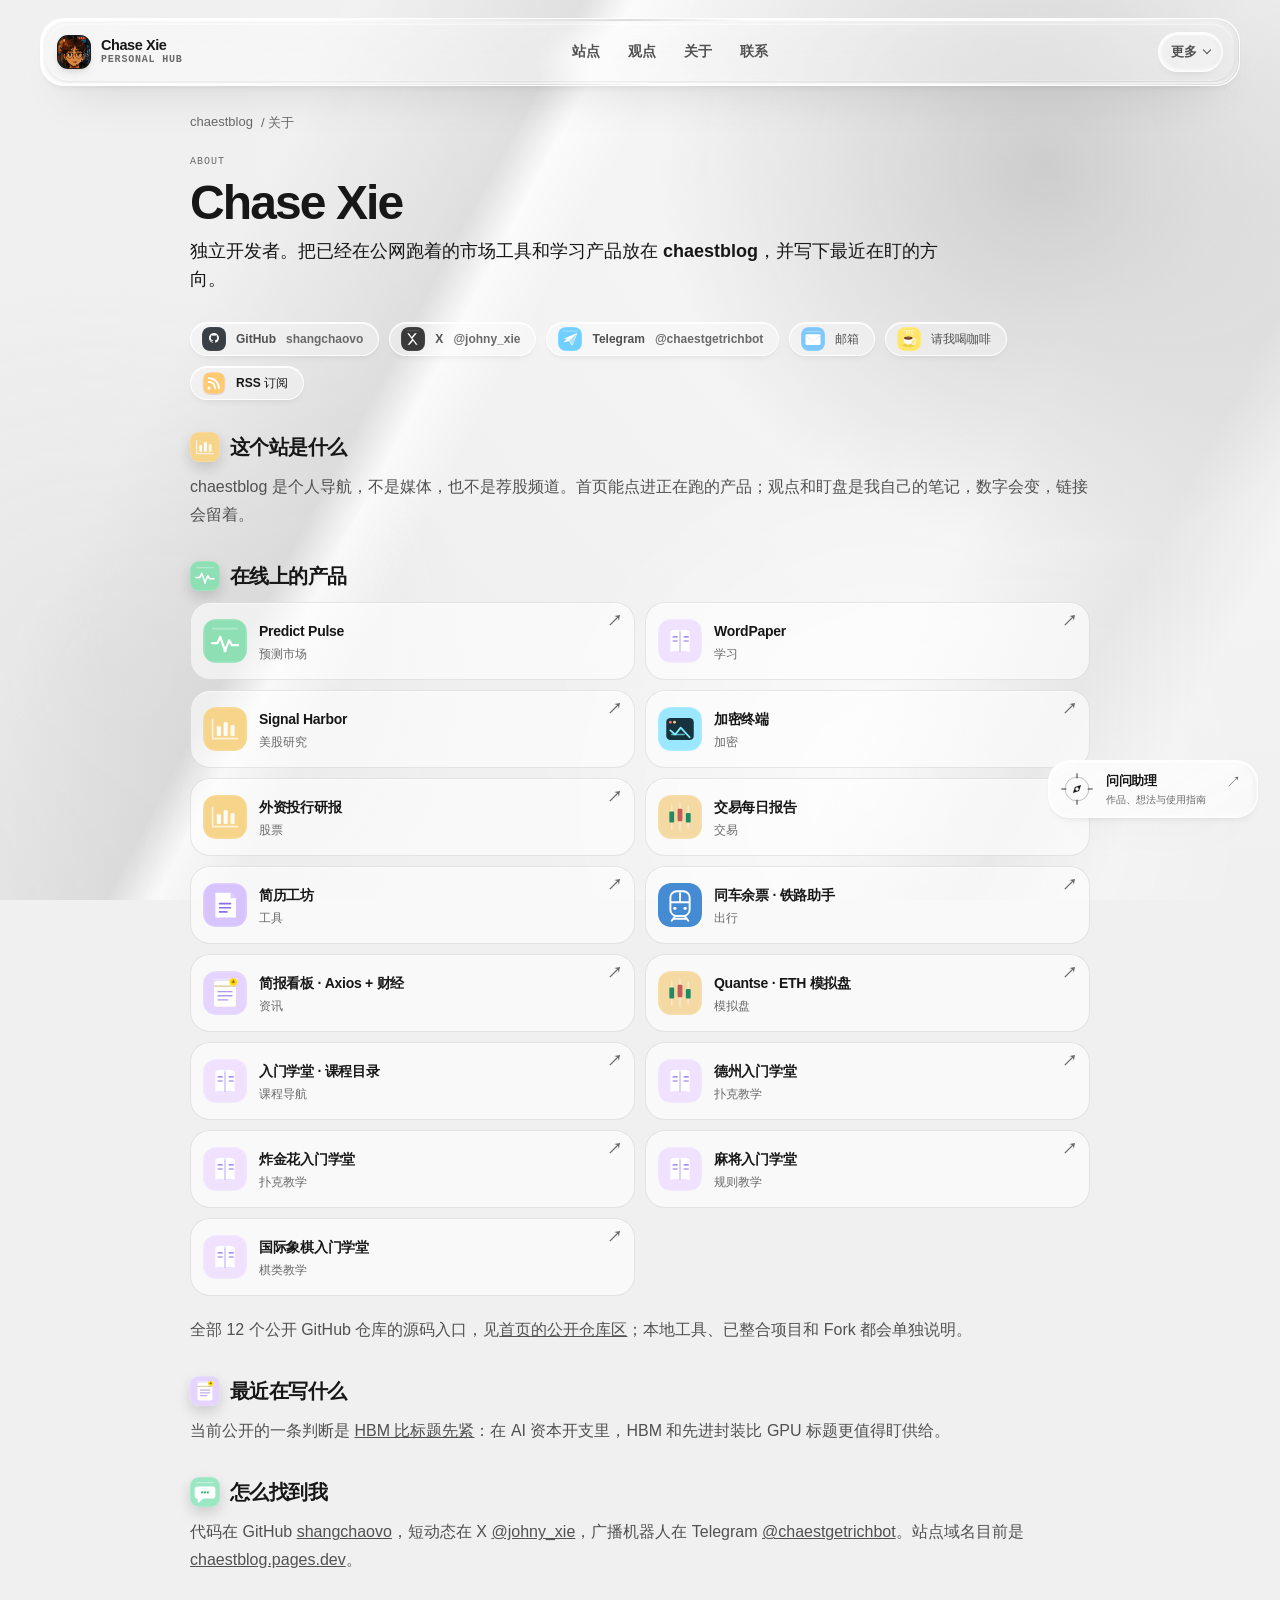
<file: about/index.html>
<!doctype html>
<html lang="zh-CN" data-theme="liquid">
  <head>
    <meta charset="UTF-8" />
    <meta name="viewport" content="width=device-width, initial-scale=1.0" />
    <title>关于 Chase Xie · chaestblog</title>
    <meta name="description" content="Chase Xie 是独立开发者。chaestblog 汇总 Signal Harbor、WordPaper 等已上线的市场工具和学习产品。" />
    <link rel="canonical" href="https://chaestblog.pages.dev/about/" />
    <link rel="alternate" type="application/rss+xml" title="chaestblog RSS" href="https://chaestblog.pages.dev/rss.xml" />
    <meta property="og:type" content="profile" />
    <meta property="og:locale" content="zh_CN" />
    <meta property="og:site_name" content="chaestblog" />
    <meta property="og:url" content="https://chaestblog.pages.dev/about/" />
    <meta property="og:title" content="关于 Chase Xie · chaestblog" />
    <meta property="og:description" content="独立开发者。做市场工具和学习产品，公开站点写在 chaestblog。" />
    <meta property="og:image" content="https://chaestblog.pages.dev/assets/og.jpg" />
    <meta name="twitter:card" content="summary_large_image" />
    <meta name="twitter:site" content="@johny_xie" />
    <meta name="twitter:title" content="关于 Chase Xie · chaestblog" />
    <meta name="twitter:description" content="独立开发者。做市场工具和学习产品，公开站点写在 chaestblog。" />
    <meta name="twitter:image" content="https://chaestblog.pages.dev/assets/og.jpg" />
    <link rel="icon" type="image/jpeg" href="/assets/avatar.jpg?v=2026103101" />
    <link rel="stylesheet" href="/css/themes.css?v=2026103101" />
    <link rel="stylesheet" href="/css/styles.css?v=2026103101" />
    <link rel="stylesheet" href="/css/liquid.css?v=2026103101" />
    <link rel="stylesheet" href="/css/assistant.css?v=2026103101" />
    <script type="application/ld+json">
      {
        "@context": "https://schema.org",
        "@type": "AboutPage",
        "url": "https://chaestblog.pages.dev/about/",
        "name": "关于 Chase Xie",
        "inLanguage": "zh-CN",
        "mainEntity": {
          "@type": "Person",
          "@id": "https://chaestblog.pages.dev/#person",
          "name": "Chase Xie",
          "url": "https://chaestblog.pages.dev/",
          "image": "https://chaestblog.pages.dev/assets/avatar.jpg",
          "jobTitle": "独立开发者",
          "description": "做市场工具和学习产品，公开 Signal Harbor、WordPaper、加密终端、外资研报、交易日报和校招简历工坊。",
          "email": "mailto:shangchaoxie888@gmail.com",
          "sameAs": [
            "https://github.com/shangchaovo",
            "https://x.com/johny_xie",
            "https://t.me/chaestgetrichbot",
            "https://buymeacoffee.com/chasetse"
          ]
        }
      }
    </script>
    <script>
      (function () {
        try {
          var theme = localStorage.getItem("hubTheme");
          if (theme === "liquid" || theme === "eye" || theme === "ink") {
            document.documentElement.dataset.theme = theme;
            return;
          }
          if (window.matchMedia && window.matchMedia("(prefers-color-scheme: dark)").matches) {
            document.documentElement.dataset.theme = "ink";
          }
        } catch (error) {}
      })();
    </script>
  </head>
  <body class="page">
    <div class="atmosphere" aria-hidden="true">
      <span class="blob blob-a"></span>
      <span class="blob blob-b"></span>
      <span class="blob blob-c"></span>
    </div>
    <header class="nav glass">
      <a class="brand" href="/">
        <img class="brand-avatar" src="/assets/avatar.jpg" alt="Chase Xie" width="40" height="40" />
        <span class="brand-copy">
          <strong>Chase Xie</strong>
          <small>Personal Hub</small>
        </span>
      </a>
      <nav class="nav-links" aria-label="页面">
        <a href="/#sites">站点</a>
        <a href="/notes/">观点</a>
        <a href="/about/" aria-current="page">关于</a>
        <a href="/#contact">联系</a>
      </nav>
      <div class="nav-tools">
        <details class="nav-more">
          <summary>更多</summary>
          <div class="nav-more-panel">
            <span class="nav-menu-label">显示主题</span>
            <div class="theme-switch" role="radiogroup" aria-label="主题">
              <button class="theme-btn" type="button" data-theme="liquid" aria-pressed="true" title="Liquid Glass"><i class="orb orb-liquid" aria-hidden="true"></i><span>玻璃</span></button>
              <button class="theme-btn" type="button" data-theme="eye" aria-pressed="false" title="护眼"><i class="orb orb-eye" aria-hidden="true"></i><span>护眼</span></button>
              <button class="theme-btn" type="button" data-theme="ink" aria-pressed="false" title="墨夜"><i class="orb orb-ink" aria-hidden="true"></i><span>墨夜</span></button>
            </div>
          </div>
        </details>
      </div>
    </header>
    <main class="page-doc about-doc">
      <p class="crumbs"><a href="/">chaestblog</a> / 关于</p>
      <p class="kicker">About</p>
      <h1>Chase Xie</h1>
      <p class="lede">独立开发者。把已经在公网跑着的市场工具和学习产品放在 chaestblog，并写下最近在盯的方向。</p>
      <div class="identity-links">
        <a class="btn" rel="me noopener" href="https://github.com/shangchaovo" target="_blank"><img class="app-icon" src="/assets/icons/github.svg" alt="" width="22" height="22" />GitHub <span class="identity-handle">shangchaovo</span></a>
        <a class="btn" rel="me noopener" href="https://x.com/johny_xie" target="_blank"><img class="app-icon" src="/assets/icons/x.svg" alt="" width="22" height="22" />X <span class="identity-handle">@johny_xie</span></a>
        <a class="btn" href="https://t.me/chaestgetrichbot" target="_blank" rel="noopener"><img class="app-icon" src="/assets/icons/telegram.svg" alt="" width="22" height="22" />Telegram <span class="identity-handle">@chaestgetrichbot</span></a>
        <a class="btn" href="mailto:shangchaoxie888@gmail.com"><img class="app-icon" src="/assets/icons/mail.svg" alt="" width="22" height="22" />邮箱</a>
        <a class="btn" href="https://buymeacoffee.com/chasetse" target="_blank" rel="noopener"><img class="app-icon" src="/assets/icons/coffee.svg" alt="" width="22" height="22" />请我喝咖啡</a>
        <a class="btn rss-button" href="/rss/"><img class="app-icon" src="/assets/icons/rss.svg" alt="" width="22" height="22" />RSS 订阅</a>
      </div>
      <div class="prose">
        <h2><img class="section-icon" src="/assets/icons/chart.svg" alt="" width="30" height="30" />这个站是什么</h2>
        <p>chaestblog 是个人导航，不是媒体，也不是荐股频道。首页能点进正在跑的产品；观点和盯盘是我自己的笔记，数字会变，链接会留着。</p>
        <h2><img class="section-icon" src="/assets/icons/pulse.svg" alt="" width="30" height="30" />在线上的产品</h2>
        <ul class="about-projects">
          <li><a class="about-project" href="https://predict-pulse.signal-harbor.workers.dev/?view=sentiment" target="_blank" rel="noopener"><img class="app-icon" src="/assets/icons/pulse.svg" alt="" width="44" height="44"><span><strong>Predict Pulse</strong><small>预测市场</small></span><span class="about-project-arrow" aria-hidden="true">↗</span></a></li>
          <li><a class="about-project" href="https://wordpaper.pages.dev/" target="_blank" rel="noopener"><img class="app-icon" src="/assets/icons/book.svg" alt="" width="44" height="44"><span><strong>WordPaper</strong><small>学习</small></span><span class="about-project-arrow" aria-hidden="true">↗</span></a></li>
          <li><a class="about-project" href="https://signal-harbor-terminal.signal-harbor.workers.dev/#overview" target="_blank" rel="noopener"><img class="app-icon" src="/assets/icons/chart.svg" alt="" width="44" height="44"><span><strong>Signal Harbor</strong><small>美股研究</small></span><span class="about-project-arrow" aria-hidden="true">↗</span></a></li>
          <li><a class="about-project" href="https://crypto-funding-arbitrage.pages.dev/" target="_blank" rel="noopener"><img class="app-icon" src="/assets/icons/terminal.svg" alt="" width="44" height="44"><span><strong>加密终端</strong><small>加密</small></span><span class="about-project-arrow" aria-hidden="true">↗</span></a></li>
          <li><a class="about-project" href="https://fresearch.cc.cd/" target="_blank" rel="noopener"><img class="app-icon" src="/assets/icons/chart.svg" alt="" width="44" height="44"><span><strong>外资投行研报</strong><small>股票</small></span><span class="about-project-arrow" aria-hidden="true">↗</span></a></li>
          <li><a class="about-project" href="https://dailytrade.cc.cd/" target="_blank" rel="noopener"><img class="app-icon" src="/assets/icons/candles.svg" alt="" width="44" height="44"><span><strong>交易每日报告</strong><small>交易</small></span><span class="about-project-arrow" aria-hidden="true">↗</span></a></li>
          <li><a class="about-project" href="https://resume-5lv.pages.dev/" target="_blank" rel="noopener"><img class="app-icon" src="/assets/icons/file.svg" alt="" width="44" height="44"><span><strong>简历工坊</strong><small>工具</small></span><span class="about-project-arrow" aria-hidden="true">↗</span></a></li>
          <li><a class="about-project" href="https://rail-same-train-pages.pages.dev/" target="_blank" rel="noopener"><img class="app-icon" src="/assets/icons/train.svg" alt="" width="44" height="44"><span><strong>同车余票 · 铁路助手</strong><small>出行</small></span><span class="about-project-arrow" aria-hidden="true">↗</span></a></li>
          <li><a class="about-project" href="https://axios-dashboard.pages.dev/" target="_blank" rel="noopener"><img class="app-icon" src="/assets/icons/notes.svg" alt="" width="44" height="44"><span><strong>简报看板 · Axios + 财经</strong><small>资讯</small></span><span class="about-project-arrow" aria-hidden="true">↗</span></a></li>
          <li><a class="about-project" href="https://quantse.pages.dev/" target="_blank" rel="noopener"><img class="app-icon" src="/assets/icons/candles.svg" alt="" width="44" height="44"><span><strong>Quantse · ETH 模拟盘</strong><small>模拟盘</small></span><span class="about-project-arrow" aria-hidden="true">↗</span></a></li>
          <li><a class="about-project" href="https://xuetang-hub.pages.dev/" target="_blank" rel="noopener"><img class="app-icon" src="/assets/icons/book.svg" alt="" width="44" height="44"><span><strong>入门学堂 · 课程目录</strong><small>课程导航</small></span><span class="about-project-arrow" aria-hidden="true">↗</span></a></li>
          <li><a class="about-project" href="https://xuetang-texas.pages.dev/" target="_blank" rel="noopener"><img class="app-icon" src="/assets/icons/book.svg" alt="" width="44" height="44"><span><strong>德州入门学堂</strong><small>扑克教学</small></span><span class="about-project-arrow" aria-hidden="true">↗</span></a></li>
          <li><a class="about-project" href="https://xuetang-jinhua.pages.dev/" target="_blank" rel="noopener"><img class="app-icon" src="/assets/icons/book.svg" alt="" width="44" height="44"><span><strong>炸金花入门学堂</strong><small>扑克教学</small></span><span class="about-project-arrow" aria-hidden="true">↗</span></a></li>
          <li><a class="about-project" href="https://xuetang-mahjong.pages.dev/" target="_blank" rel="noopener"><img class="app-icon" src="/assets/icons/book.svg" alt="" width="44" height="44"><span><strong>麻将入门学堂</strong><small>规则教学</small></span><span class="about-project-arrow" aria-hidden="true">↗</span></a></li>
          <li><a class="about-project" href="https://xuetang-chess.pages.dev/" target="_blank" rel="noopener"><img class="app-icon" src="/assets/icons/book.svg" alt="" width="44" height="44"><span><strong>国际象棋入门学堂</strong><small>棋类教学</small></span><span class="about-project-arrow" aria-hidden="true">↗</span></a></li>
        </ul>
        <p>全部 12 个公开 GitHub 仓库的源码入口，见<a href="/#opensource">首页的公开仓库区</a>；本地工具、已整合项目和 Fork 都会单独说明。</p>
        <h2><img class="section-icon" src="/assets/icons/notes.svg" alt="" width="30" height="30" />最近在写什么</h2>
        <p>当前公开的一条判断是 <a href="/notes/hbm-supply/">HBM 比标题先紧</a>：在 AI 资本开支里，HBM 和先进封装比 GPU 标题更值得盯供给。</p>
        <h2><img class="section-icon" src="/assets/icons/chat.svg" alt="" width="30" height="30" />怎么找到我</h2>
        <p>代码在 GitHub <a rel="me" href="https://github.com/shangchaovo">shangchaovo</a>，短动态在 X <a rel="me" href="https://x.com/johny_xie">@johny_xie</a>，广播机器人在 Telegram <a href="https://t.me/chaestgetrichbot" target="_blank" rel="noopener">@chaestgetrichbot</a>。站点域名目前是 <a href="https://chaestblog.pages.dev/">chaestblog.pages.dev</a>。</p>
      </div>
    </main>
    <script src="/js/page.js?v=2026103101" type="module"></script>
  </body>
</html>
</file>
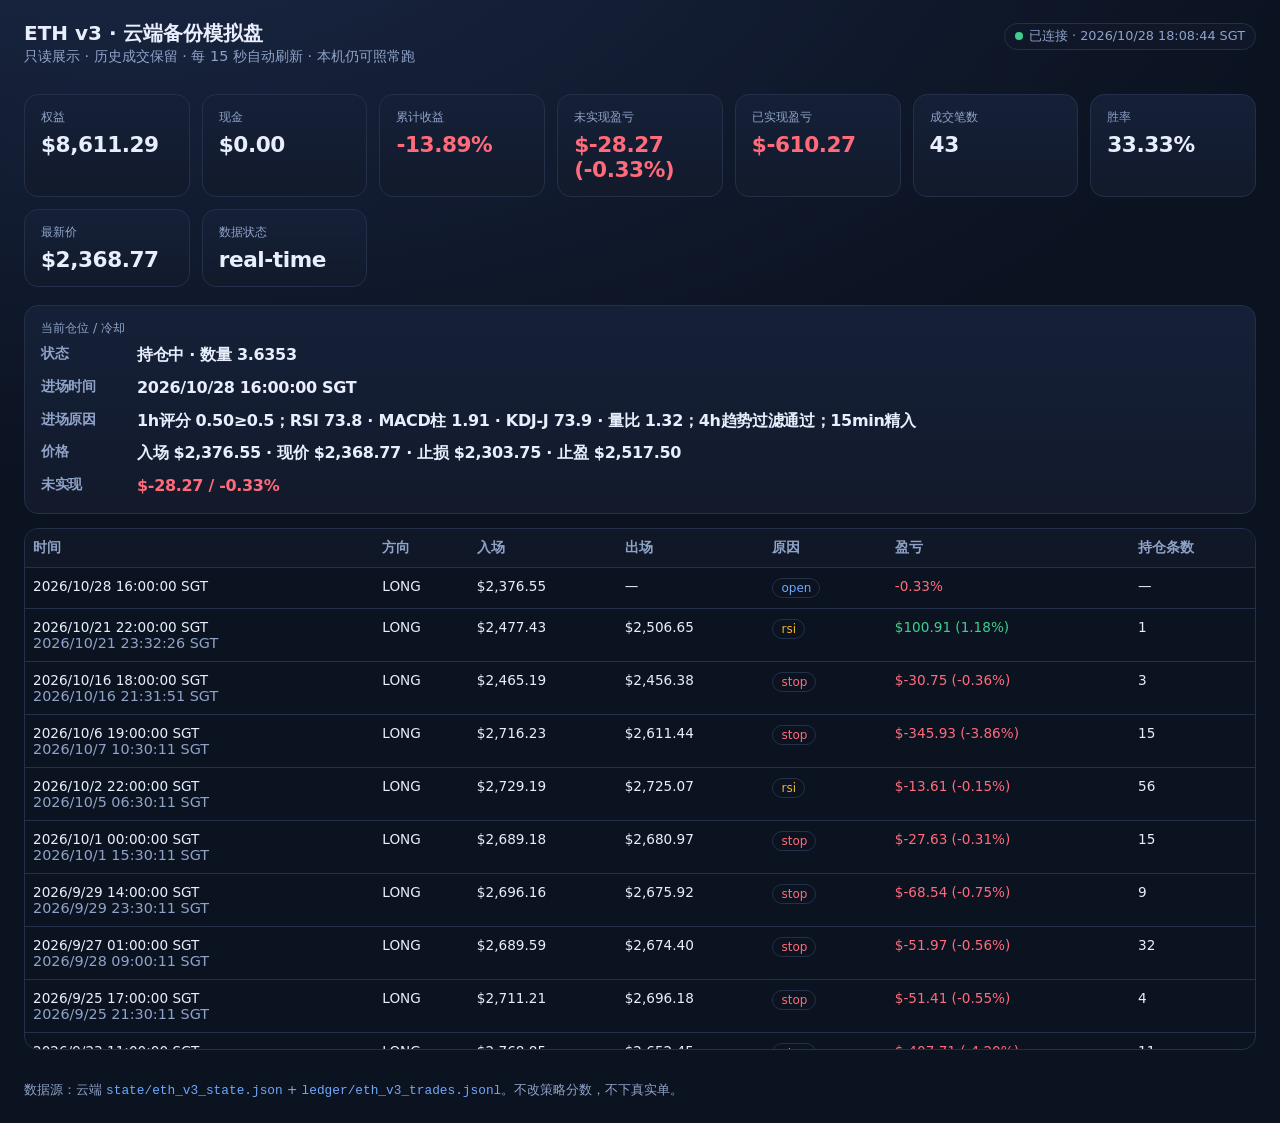
<file: quantse-site/index.html>
<!doctype html>
<html lang="zh-CN">
<head>
  <meta charset="utf-8" />
  <meta name="viewport" content="width=device-width, initial-scale=1" />
  <title>ETH v3 云端备份模拟盘</title>
  <style>
    :root {
      --bg: #0b1220; --card: #121a2b; --line: #243049; --text: #e8eefc;
      --muted: #8fa3c8; --good: #3ecf8e; --bad: #ff6b7a; --accent: #6ea8ff; --warn: #f0b429;
    }
    * { box-sizing: border-box; }
    body {
      margin: 0;
      font-family: ui-sans-serif, system-ui, -apple-system, Segoe UI, Roboto, "PingFang SC", "Noto Sans SC", sans-serif;
      background: radial-gradient(1200px 600px at 10% -10%, #1a2744, var(--bg));
      color: var(--text); min-height: 100vh;
    }
    header { padding: 20px 24px 8px; display: flex; gap: 12px; flex-wrap: wrap; align-items: baseline; justify-content: space-between; }
    h1 { font-size: 1.25rem; margin: 0; font-weight: 650; }
    .sub { color: var(--muted); font-size: 0.9rem; }
    .badge { display: inline-flex; align-items: center; gap: 6px; border: 1px solid var(--line); background: #0f1728; padding: 4px 10px; border-radius: 999px; font-size: 0.8rem; color: var(--muted); }
    .dot { width: 8px; height: 8px; border-radius: 50%; background: var(--warn); }
    .dot.ok { background: var(--good); } .dot.bad { background: var(--bad); }
    main { padding: 8px 24px 32px; }
    .grid { display: grid; grid-template-columns: repeat(auto-fit, minmax(160px, 1fr)); gap: 12px; margin: 12px 0 18px; }
    .card { background: linear-gradient(180deg, #152038, var(--card)); border: 1px solid var(--line); border-radius: 14px; padding: 14px 16px; }
    .label { color: var(--muted); font-size: 0.78rem; margin-bottom: 6px; }
    .value { font-size: 1.35rem; font-weight: 650; letter-spacing: -0.02em; }
    .value.small { font-size: 1rem; font-weight: 600; line-height: 1.55; }
    .pos { color: var(--good); } .neg { color: var(--bad); }
    table { width: 100%; border-collapse: collapse; font-size: 0.85rem; }
    th, td { text-align: left; padding: 10px 8px; border-bottom: 1px solid var(--line); vertical-align: top; }
    th { color: var(--muted); font-weight: 600; position: sticky; top: 0; background: #101827; }
    .wrap { overflow: auto; max-height: 58vh; border: 1px solid var(--line); border-radius: 14px; }
    .pill { display: inline-block; padding: 2px 8px; border-radius: 999px; font-size: 0.75rem; border: 1px solid var(--line); }
    .pill.target { color: var(--good); } .pill.stop { color: var(--bad); }
    .pill.rsi, .pill.time { color: var(--warn); } .pill.open { color: var(--accent); }
    footer { color: var(--muted); font-size: 0.8rem; padding: 0 24px 24px; }
    code { color: var(--accent); }
    .kv { display: grid; gap: 8px; }
    .kv div { display: grid; grid-template-columns: 88px 1fr; gap: 8px; }
    .k { color: var(--muted); font-size: 0.85rem; }
  </style>
</head>
<body>
  <header>
    <div>
      <h1>ETH v3 · 云端备份模拟盘</h1>
      <div class="sub">只读展示 · 历史成交保留 · 每 15 秒自动刷新 · 本机仍可照常跑</div>
    </div>
    <div class="badge"><span id="liveDot" class="dot"></span><span id="liveText">连接中…</span></div>
  </header>
  <main>
    <div class="grid" id="cards"></div>
    <div class="card" style="margin-bottom:14px">
      <div class="label">当前仓位 / 冷却</div>
      <div id="position" class="value small">—</div>
    </div>
    <div class="wrap">
      <table>
        <thead>
          <tr>
            <th>时间</th><th>方向</th><th>入场</th><th>出场</th><th>原因</th><th>盈亏</th><th>持仓条数</th>
          </tr>
        </thead>
        <tbody id="rows"></tbody>
      </table>
    </div>
  </main>
  <footer>数据源：云端 <code>state/eth_v3_state.json</code> + <code>ledger/eth_v3_trades.jsonl</code>。不改策略分数，不下真实单。</footer>
  <script>
    const fmt = (n, d=2) => (n == null || Number.isNaN(Number(n))) ? '—' : Number(n).toLocaleString('en-US', {maximumFractionDigits:d, minimumFractionDigits:d});
    const money = (n) => (n == null ? '—' : '$' + fmt(n, 2));
    const pct = (n) => (n == null ? '—' : fmt(n, 2) + '%');
    const when = (s) => {
      if (!s) return '—';
      try {
        const d = new Date(s);
        if (Number.isNaN(d.getTime())) return s;
        return d.toLocaleString('zh-CN', { hour12: false, timeZone: 'Asia/Singapore' }) + ' SGT';
      } catch { return s; }
    };

    async function refresh() {
      try {
        const [st, tr] = await Promise.all([
          fetch('./state.json', { cache: 'no-store' }).then(r => r.json()),
          fetch('./trades.json', { cache: 'no-store' }).then(r => r.json()),
        ]);
        const s = st.state || {};
        const sum = st.summary || {};
        const open = sum.open_trade || null;
        document.getElementById('liveDot').className = 'dot ok';
        document.getElementById('liveText').textContent = '已连接 · ' + when(sum.generated_at);

        const uCls = (sum.unrealized_pnl == null) ? '' : ((sum.unrealized_pnl >= 0) ? 'pos' : 'neg');
        const cards = [
          ['权益', money(sum.equity)],
          ['现金', money(s.current_cash)],
          ['累计收益', pct(sum.return_pct), (sum.return_pct||0) >= 0 ? 'pos' : 'neg'],
          ['未实现盈亏', sum.unrealized_pnl == null ? '—' : (money(sum.unrealized_pnl) + ' (' + pct(sum.unrealized_pnl_pct) + ')'), uCls],
          ['已实现盈亏', money(sum.realized_pnl), (sum.realized_pnl||0) >= 0 ? 'pos' : 'neg'],
          ['成交笔数', String(sum.trade_count ?? '—')],
          ['胜率', sum.win_rate == null ? '—' : pct(sum.win_rate)],
          ['最新价', money(s.latest_market_price)],
          ['数据状态', s.data_status || '—'],
        ];
        document.getElementById('cards').innerHTML = cards.map(([label, val, cls]) =>
          `<div class="card"><div class="label">${label}</div><div class="value ${cls||''}">${val}</div></div>`
        ).join('');

        let posHtml;
        if (s.in_position) {
          posHtml = `<div class="kv">
            <div><span class="k">状态</span><span>持仓中 · 数量 ${fmt(s.position_size,4)}</span></div>
            <div><span class="k">进场时间</span><span>${when(open && open.entry_time)}</span></div>
            <div><span class="k">进场原因</span><span>${(open && open.entry_reason) || '规则开多（详见账本指标）'}</span></div>
            <div><span class="k">价格</span><span>入场 ${money(s.entry_price)} · 现价 ${money(s.latest_market_price)} · 止损 ${money(s.effective_stop || s.stop_price)} · 止盈 ${money(s.target_price)}</span></div>
            <div><span class="k">未实现</span><span class="${uCls}">${sum.unrealized_pnl == null ? '—' : (money(sum.unrealized_pnl) + ' / ' + pct(sum.unrealized_pnl_pct))}</span></div>
          </div>`;
        } else {
          posHtml = '空仓';
          if (s.cooldown_until) posHtml += ` · 冷却至 ${when(s.cooldown_until)}`;
        }
        document.getElementById('position').innerHTML = posHtml;

        const rows = (tr.trades || []).map(t => {
          const reason = t.exited ? (t.exit_reason || '—') : 'open';
          const cls = t.exited ? (t.exit_reason || '') : 'open';
          const pnlCls = (t.pnl||0) >= 0 ? 'pos' : 'neg';
          const openPnl = (!t.exited && s.in_position && Number(s.entry_price) > 0 && Number(s.latest_market_price) > 0)
            ? ((Number(s.latest_market_price)/Number(s.entry_price)-1)*100) : null;
          return `<tr>
            <td>${when(t.entry_time)}<div class="sub">${t.exited ? when(t.exit_time) : ''}</div></td>
            <td>${t.direction || 'LONG'}</td>
            <td>${money(t.entry_price)}</td>
            <td>${t.exited ? money(t.exit_price) : '—'}</td>
            <td><span class="pill ${cls}">${reason}</span></td>
            <td class="${t.exited ? pnlCls : uCls}">${t.exited ? money(t.pnl) + ' (' + pct(t.pnl_pct) + ')' : (openPnl == null ? '—' : pct(openPnl))}</td>
            <td>${t.bars_held ?? '—'}</td>
          </tr>`;
        }).join('') || `<tr><td colspan="7" class="sub">暂无成交</td></tr>`;
        document.getElementById('rows').innerHTML = rows;
      } catch (e) {
        document.getElementById('liveDot').className = 'dot bad';
        document.getElementById('liveText').textContent = '连接失败，重试中…';
      }
    }
    refresh();
    setInterval(refresh, 15000);
  </script>
</body>
</html>
</file>
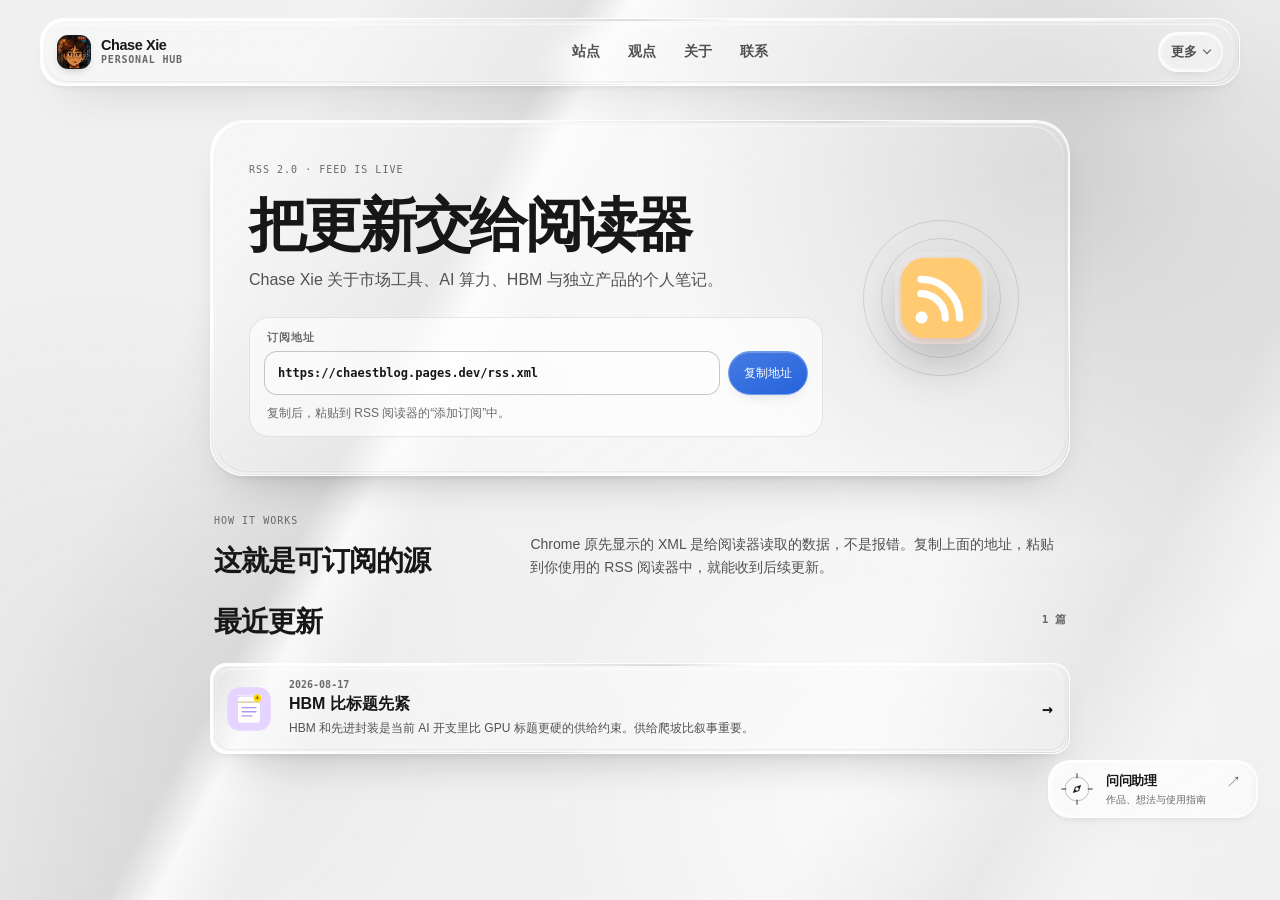
<file: rss/index.html>
<!doctype html>
<html lang="zh-CN" data-theme="liquid">
  <head>
    <meta charset="UTF-8" />
    <meta name="viewport" content="width=device-width, initial-scale=1.0" />
    <title>RSS 订阅 · chaestblog</title>
    <meta name="description" content="订阅 chaestblog 的最新博文。复制 RSS 地址并添加到你常用的阅读器。" />
    <link rel="canonical" href="https://chaestblog.pages.dev/rss/" />
    <link rel="alternate" type="application/rss+xml" title="chaestblog RSS" href="https://chaestblog.pages.dev/rss.xml" />
    <link rel="icon" type="image/jpeg" href="/assets/avatar.jpg?v=2026103101" />
    <link rel="stylesheet" href="/css/themes.css?v=2026103101" />
    <link rel="stylesheet" href="/css/styles.css?v=2026103101" />
    <link rel="stylesheet" href="/css/liquid.css?v=2026103101" />
    <link rel="stylesheet" href="/css/assistant.css?v=2026103101" />
    <script>
      (function () {
        try {
          var theme = localStorage.getItem("hubTheme");
          if (theme === "liquid" || theme === "eye" || theme === "ink") {
            document.documentElement.dataset.theme = theme;
            return;
          }
          if (window.matchMedia && window.matchMedia("(prefers-color-scheme: dark)").matches) {
            document.documentElement.dataset.theme = "ink";
          }
        } catch (error) {}
      })();
    </script>
  </head>
  <body class="page rss-page">
    <div class="atmosphere" aria-hidden="true">
      <span class="blob blob-a"></span>
      <span class="blob blob-b"></span>
      <span class="blob blob-c"></span>
    </div>
    <header class="nav glass">
      <a class="brand" href="/">
        <img class="brand-avatar" src="/assets/avatar.jpg" alt="Chase Xie" width="40" height="40" />
        <span class="brand-copy"><strong>Chase Xie</strong><small>Personal Hub</small></span>
      </a>
      <nav class="nav-links" aria-label="页面">
        <a href="/#sites">站点</a>
        <a href="/notes/">观点</a>
        <a href="/about/">关于</a>
        <a href="/#contact">联系</a>
      </nav>
      <div class="nav-tools">
        <details class="nav-more">
          <summary>更多</summary>
          <div class="nav-more-panel">
            <span class="nav-menu-label">显示主题</span>
            <div class="theme-switch" role="radiogroup" aria-label="主题">
              <button class="theme-btn" type="button" data-theme="liquid" aria-pressed="true" title="Liquid Glass"><i class="orb orb-liquid" aria-hidden="true"></i><span>玻璃</span></button>
              <button class="theme-btn" type="button" data-theme="eye" aria-pressed="false" title="护眼"><i class="orb orb-eye" aria-hidden="true"></i><span>护眼</span></button>
              <button class="theme-btn" type="button" data-theme="ink" aria-pressed="false" title="墨夜"><i class="orb orb-ink" aria-hidden="true"></i><span>墨夜</span></button>
            </div>
          </div>
        </details>
      </div>
    </header>

    <main class="rss-view">
      <section class="rss-hero glass">
        <div class="rss-copy">
          <p class="kicker">RSS 2.0 · Feed is live</p>
          <h1>把更新交给阅读器</h1>
          <p class="lede">Chase Xie 关于市场工具、AI 算力、HBM 与独立产品的个人笔记。</p>
          <div class="rss-address">
            <label for="rssFeedUrl">订阅地址</label>
            <div class="rss-address-row">
              <input id="rssFeedUrl" type="url" readonly value="https://chaestblog.pages.dev/rss.xml" />
              <button class="btn primary" id="copyRssBtn" type="button">复制地址</button>
            </div>
            <p id="rssCopyStatus" aria-live="polite">复制后，粘贴到 RSS 阅读器的“添加订阅”中。</p>
          </div>
        </div>
        <div class="rss-beacon" aria-hidden="true">
          <span class="rss-ring rss-ring-a"></span>
          <span class="rss-ring rss-ring-b"></span>
          <img src="/assets/icons/rss.svg" alt="" width="92" height="92" />
        </div>
      </section>

      <section class="rss-help">
        <div><p class="kicker">How it works</p><h2>这就是可订阅的源</h2></div>
        <p>Chrome 原先显示的 XML 是给阅读器读取的数据，不是报错。复制上面的地址，粘贴到你使用的 RSS 阅读器中，就能收到后续更新。</p>
      </section>

      <section class="rss-entries" aria-labelledby="rssEntriesTitle">
        <div class="rss-section-head"><h2 id="rssEntriesTitle">最近更新</h2><span>1 篇</span></div>
        <a class="rss-entry glass" href="/notes/hbm-supply/">
          <span class="rss-entry-icon"><img src="/assets/icons/notes.svg" alt="" width="42" height="42" /></span>
          <span class="rss-entry-copy">
            <time>2026-08-17</time>
            <strong>HBM 比标题先紧</strong>
            <small>HBM 和先进封装是当前 AI 开支里比 GPU 标题更硬的供给约束。供给爬坡比叙事重要。</small>
          </span>
          <span class="rss-entry-arrow" aria-hidden="true">→</span>
        </a>
      </section>
    </main>
    <script src="/js/page.js?v=2026103101" type="module"></script>
    <script src="/js/rss.js?v=2026103101" type="module"></script>
  </body>
</html>
</file>
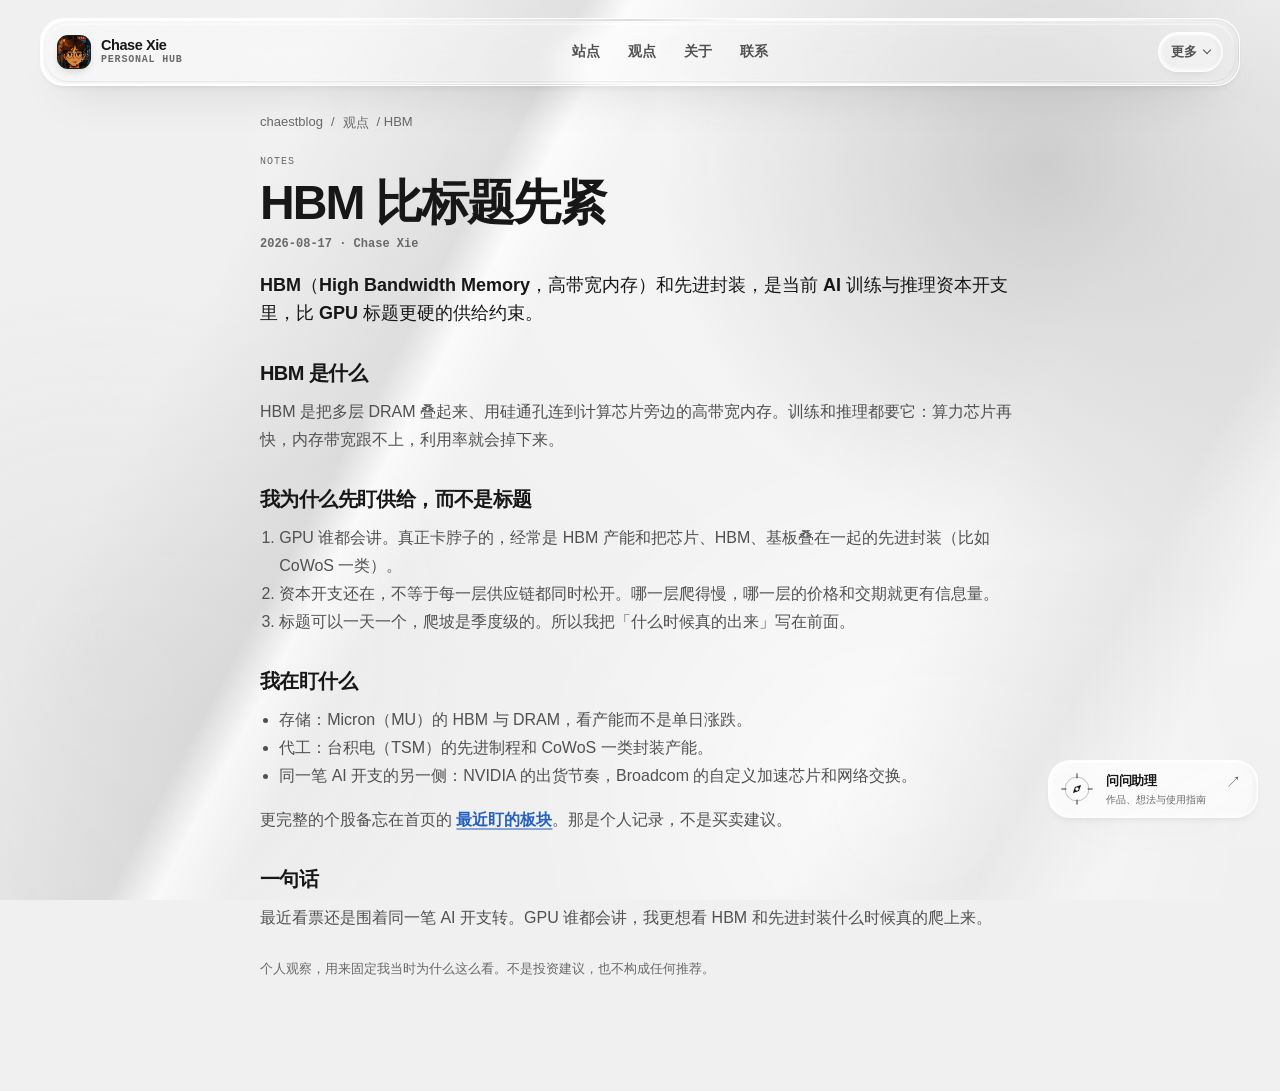
<file: notes/hbm-supply/index.html>
<!doctype html>
<html lang="zh-CN" data-theme="liquid">
  <head>
    <meta charset="UTF-8" />
    <meta name="viewport" content="width=device-width, initial-scale=1.0" />
    <title>HBM 比标题先紧 · Chase Xie</title>
    <meta name="description" content="HBM（High Bandwidth Memory）和先进封装，是当前 AI 训练与推理资本开支里比 GPU 标题更硬的供给约束。这篇写我为什么这么看、在盯什么。" />
    <link rel="canonical" href="https://chaestblog.pages.dev/notes/hbm-supply/" />
    <link rel="alternate" type="application/rss+xml" title="chaestblog RSS" href="https://chaestblog.pages.dev/rss.xml" />
    <meta property="og:type" content="article" />
    <meta property="og:locale" content="zh_CN" />
    <meta property="og:site_name" content="chaestblog" />
    <meta property="og:url" content="https://chaestblog.pages.dev/notes/hbm-supply/" />
    <meta property="og:title" content="HBM 比标题先紧 · Chase Xie" />
    <meta property="og:description" content="HBM 和先进封装是当前 AI 开支里比 GPU 标题更硬的约束。供给爬坡比叙事重要。" />
    <meta property="og:image" content="https://chaestblog.pages.dev/assets/og.jpg" />
    <meta property="article:published_time" content="2026-08-17T00:00:00.000Z" />
    <meta property="article:author" content="Chase Xie" />
    <meta name="twitter:card" content="summary_large_image" />
    <meta name="twitter:site" content="@johny_xie" />
    <meta name="twitter:title" content="HBM 比标题先紧 · Chase Xie" />
    <meta name="twitter:description" content="HBM 和先进封装是当前 AI 开支里比 GPU 标题更硬的约束。供给爬坡比叙事重要。" />
    <meta name="twitter:image" content="https://chaestblog.pages.dev/assets/og.jpg" />
    <link rel="icon" type="image/jpeg" href="/assets/avatar.jpg?v=2026103101" />
    <link rel="stylesheet" href="/css/themes.css?v=2026103101" />
    <link rel="stylesheet" href="/css/styles.css?v=2026103101" />
    <link rel="stylesheet" href="/css/liquid.css?v=2026103101" />
    <link rel="stylesheet" href="/css/assistant.css?v=2026103101" />
    <script type="application/ld+json">
      {
        "@context": "https://schema.org",
        "@type": "Article",
        "headline": "HBM 比标题先紧",
        "description": "HBM 和先进封装是当前 AI 开支里比 GPU 标题更硬的供给约束。",
        "inLanguage": "zh-CN",
        "datePublished": "2026-08-17",
        "dateModified": "2026-08-17",
        "mainEntityOfPage": "https://chaestblog.pages.dev/notes/hbm-supply/",
        "image": "https://chaestblog.pages.dev/assets/og.jpg",
        "author": {
          "@type": "Person",
          "@id": "https://chaestblog.pages.dev/#person",
          "name": "Chase Xie",
          "url": "https://chaestblog.pages.dev/"
        },
        "publisher": {
          "@type": "Person",
          "@id": "https://chaestblog.pages.dev/#person",
          "name": "Chase Xie"
        }
      }
    </script>
    <script>
      (function () {
        try {
          var theme = localStorage.getItem("hubTheme");
          if (theme === "liquid" || theme === "eye" || theme === "ink") {
            document.documentElement.dataset.theme = theme;
            return;
          }
          if (window.matchMedia && window.matchMedia("(prefers-color-scheme: dark)").matches) {
            document.documentElement.dataset.theme = "ink";
          }
        } catch (error) {}
      })();
    </script>
  </head>
  <body class="page article-page">
    <div class="atmosphere" aria-hidden="true">
      <span class="blob blob-a"></span>
      <span class="blob blob-b"></span>
      <span class="blob blob-c"></span>
    </div>
    <header class="nav glass">
      <a class="brand" href="/">
        <img class="brand-avatar" src="/assets/avatar.jpg" alt="Chase Xie" width="40" height="40" />
        <span class="brand-copy">
          <strong>Chase Xie</strong>
          <small>Personal Hub</small>
        </span>
      </a>
      <nav class="nav-links" aria-label="页面">
        <a href="/#sites">站点</a>
        <a href="/notes/">观点</a>
        <a href="/about/">关于</a>
        <a href="/#contact">联系</a>
      </nav>
      <div class="nav-tools">
        <details class="nav-more">
          <summary>更多</summary>
          <div class="nav-more-panel">
            <span class="nav-menu-label">显示主题</span>
            <div class="theme-switch" role="radiogroup" aria-label="主题">
              <button class="theme-btn" type="button" data-theme="liquid" aria-pressed="true" title="Liquid Glass"><i class="orb orb-liquid" aria-hidden="true"></i><span>玻璃</span></button>
              <button class="theme-btn" type="button" data-theme="eye" aria-pressed="false" title="护眼"><i class="orb orb-eye" aria-hidden="true"></i><span>护眼</span></button>
              <button class="theme-btn" type="button" data-theme="ink" aria-pressed="false" title="墨夜"><i class="orb orb-ink" aria-hidden="true"></i><span>墨夜</span></button>
            </div>
          </div>
        </details>
      </div>
    </header>
    <main class="page-doc">
      <p class="crumbs"><a href="/">chaestblog</a> / <a href="/notes/">观点</a> / HBM</p>
      <p class="kicker">Notes</p>
      <h1>HBM 比标题先紧</h1>
      <p class="updated">2026-08-17 · Chase Xie</p>
      <p class="lede">HBM（High Bandwidth Memory，高带宽内存）和先进封装，是当前 AI 训练与推理资本开支里，比 GPU 标题更硬的供给约束。</p>
      <div class="prose">
        <h2>HBM 是什么</h2>
        <p>HBM 是把多层 DRAM 叠起来、用硅通孔连到计算芯片旁边的高带宽内存。训练和推理都要它：算力芯片再快，内存带宽跟不上，利用率就会掉下来。</p>
        <h2>我为什么先盯供给，而不是标题</h2>
        <ol>
          <li>GPU 谁都会讲。真正卡脖子的，经常是 HBM 产能和把芯片、HBM、基板叠在一起的先进封装（比如 CoWoS 一类）。</li>
          <li>资本开支还在，不等于每一层供应链都同时松开。哪一层爬得慢，哪一层的价格和交期就更有信息量。</li>
          <li>标题可以一天一个，爬坡是季度级的。所以我把「什么时候真的出来」写在前面。</li>
        </ol>
        <h2>我在盯什么</h2>
        <ul>
          <li>存储：Micron（MU）的 HBM 与 DRAM，看产能而不是单日涨跌。</li>
          <li>代工：台积电（TSM）的先进制程和 CoWoS 一类封装产能。</li>
          <li>同一笔 AI 开支的另一侧：NVIDIA 的出货节奏，Broadcom 的自定义加速芯片和网络交换。</li>
        </ul>
        <p>更完整的个股备忘在首页的 <a href="/#watch">最近盯的板块</a>。那是个人记录，不是买卖建议。</p>
        <h2>一句话</h2>
        <p>最近看票还是围着同一笔 AI 开支转。GPU 谁都会讲，我更想看 HBM 和先进封装什么时候真的爬上来。</p>
      </div>
      <p class="disclaimer">个人观察，用来固定我当时为什么这么看。不是投资建议，也不构成任何推荐。</p>
    </main>
    <script src="/js/page.js?v=2026103101" type="module"></script>
  </body>
</html>
</file>
<file: css/themes.css>
:root {
  --font: -apple-system, BlinkMacSystemFont, "SF Pro Text", "PingFang SC", "Hiragino Sans GB", "Noto Sans CJK SC", sans-serif;
  --font-display: -apple-system, BlinkMacSystemFont, "SF Pro Display", "PingFang SC", sans-serif;
  --font-mono: "SFMono-Regular", "SF Mono", ui-monospace, Menlo, monospace;
  --radius: 28px;
  --radius-sm: 18px;
  --nav-h: 68px;
  --dock-h: 64px;
  --tint: #3d83bb;
  --ease-out: cubic-bezier(.16, 1, .3, 1);
  --ease-liquid: cubic-bezier(.22, .8, .2, 1);
  accent-color: var(--accent);
}
:root[data-theme="liquid"] {
  color-scheme: light;
  --bg-0: #fff;
  --bg-1: #f0f0f0;
  --ink: #171717;
  --sub: #515151;
  --muted: #696969;
  --accent: #2563dc;
  --article-link: #265fc2;
  --accent-ink: #fff;
  --line: rgba(0,0,0,.09);
  --line-strong: rgba(0,0,0,.21);
  --glass-fill: rgba(255,255,255,.32);
  --glass-thick: rgba(250,250,250,.93);
  --glass-edge: rgba(255,255,255,.88);
  --glass-shadow: inset 0 2px 2px rgba(255,255,255,.95), inset 0 -2px 3px rgba(255,255,255,.7), inset 2px 0 4px rgba(255,255,255,.65), inset -2px 0 5px rgba(0,0,0,.055), 0 24px 48px -28px rgba(0,0,0,.29), 0 5px 12px -8px rgba(0,0,0,.2);
  --glass-rim: rgba(255,255,255,.95);
  --glass-cut: rgba(0,0,0,.13);
  --good: #238275;
  --warn: #a97a2f;
  --danger: #b45661;
  --chip: rgba(255,255,255,.58);
  --ambient: rgba(255,255,255,.65);
  --ambient-shadow: #bcbcbc;
  --ambient-light: #fff;
  --ambient-mid: #e2e2e2;
  --sheen: rgba(255,255,255,.62);
}
:root[data-theme="eye"] {
  color-scheme: light;
  --bg-0: #f5f5f5;
  --bg-1: #e7e7e7;
  --ink: #282828;
  --sub: #525252;
  --muted: #646464;
  --accent: #52764e;
  --article-link: #476b40;
  --accent-ink: #fafafa;
  --line: rgba(0,0,0,.1);
  --line-strong: rgba(0,0,0,.24);
  --glass-fill: rgba(246,246,246,.48);
  --glass-thick: rgba(240,240,240,.96);
  --glass-edge: rgba(255,255,255,.76);
  --glass-shadow: inset 0 1px 0 rgba(255,255,255,.85), inset 0 -1px 0 rgba(255,255,255,.26), 0 18px 50px -28px rgba(0,0,0,.16), 0 3px 10px -5px rgba(0,0,0,.08);
  --glass-rim: rgba(255,255,255,.8);
  --glass-cut: rgba(0,0,0,.1);
  --good: #577e4f;
  --warn: #a27c3c;
  --danger: #a76050;
  --chip: rgba(255,255,255,.4);
  --ambient: rgba(255,255,255,.28);
  --ambient-shadow: #cecece;
  --ambient-light: #f2f2f2;
  --ambient-mid: #dedede;
  --sheen: rgba(255,255,255,.5);
}
:root[data-theme="ink"] {
  color-scheme: dark;
  --bg-0: #181818;
  --bg-1: #0c0c0c;
  --ink: #f2f2f2;
  --sub: #b5b5b5;
  --muted: #999;
  --accent: #8cbaff;
  --article-link: #9ac7ff;
  --accent-ink: #171717;
  --line: rgba(255,255,255,.1);
  --line-strong: rgba(255,255,255,.25);
  --glass-fill: rgba(34,34,34,.38);
  --glass-thick: rgba(29,29,29,.96);
  --glass-edge: rgba(255,255,255,.17);
  --glass-shadow: inset 0 2px 2px rgba(255,255,255,.2), inset 0 -1px 2px rgba(255,255,255,.09), inset 2px 0 4px rgba(255,255,255,.07), 0 24px 48px -26px rgba(0,0,0,.7), 0 4px 10px -5px rgba(0,0,0,.5);
  --glass-rim: rgba(255,255,255,.42);
  --glass-cut: rgba(0,0,0,.48);
  --good: #8ed5ba;
  --warn: #d6b87c;
  --danger: #e59caa;
  --chip: rgba(255,255,255,.055);
  --ambient: rgba(255,255,255,.035);
  --ambient-shadow: #383838;
  --ambient-light: #151515;
  --ambient-mid: #1c1c1c;
  --sheen: rgba(255,255,255,.14);
}
[data-tint="violet"] { --tint: #8883c6; }
[data-tint="cyan"] { --tint: #399cad; }
[data-tint="amber"] { --tint: #c59a55; }
[data-tint="rose"] { --tint: #c78091; }
[data-tint="gold"] { --tint: #bba15e; }
[data-tint="blue"] { --tint: #568ccb; }
[data-tint="green"] { --tint: #4baf97; }
html, body { min-height: 100%; }
body {
  margin: 0;
  color: var(--ink);
  font-family: var(--font);
  background: radial-gradient(ellipse 75% 900px at 90% 0, var(--ambient), transparent), var(--bg-1);
  -webkit-font-smoothing: antialiased;
}
.atmosphere { position: fixed; inset: 0; z-index: -1; overflow: hidden; pointer-events: none; }
.blob { position: absolute; width: min(65vw, 780px); aspect-ratio: 1; border-radius: 50%; opacity: .72; }
.blob-a { top: -25%; right: -12%; background: radial-gradient(circle, var(--ambient-shadow), transparent 70%); animation: ambient-drift 23s ease-in-out infinite alternate; }
.blob-b { top: 30%; left: -23%; background: radial-gradient(circle, var(--ambient-mid), transparent 68%); animation: ambient-drift 29s ease-in-out -9s infinite alternate-reverse; }
.blob-c { bottom: -32%; right: 0; background: radial-gradient(circle, var(--ambient-light), transparent 68%); animation: ambient-drift 27s ease-in-out -14s infinite alternate; }
@keyframes ambient-drift { from { transform: translate3d(-3%, -4%, 0) scale(.94); } to { transform: translate3d(8%, 8%, 0) scale(1.1); } }
@media (prefers-reduced-motion: reduce) { .blob { animation: none; } }
@media (prefers-reduced-transparency: reduce) {
  :root[data-theme] { --glass-fill: var(--bg-0); --glass-thick: var(--bg-0); }
  .glass, .nav-more-panel { -webkit-backdrop-filter: none !important; backdrop-filter: none !important; }
}
</file>
<file: css/styles.css>
*, *::before, *::after { box-sizing: border-box; }
html { scroll-behavior: smooth; }
[hidden] { display: none !important; }
img { max-width: 100%; }
a { color: inherit; }
button, input, textarea, select { font: inherit; color: inherit; }
:focus-visible { outline: 2px solid var(--accent); outline-offset: 3px; }

.sprite {
  position: absolute;
  width: 0;
  height: 0;
  overflow: hidden;
}

.ic {
  width: 18px;
  height: 18px;
  flex: 0 0 auto;
  fill: none;
  stroke: currentColor;
  stroke-width: 1.75;
  stroke-linecap: round;
  stroke-linejoin: round;
}
.ic-lg { width: 26px; height: 26px; stroke-width: 1.6; }
.ic-fill { fill: currentColor; stroke: none; }

.app-icon {
  display: block;
  width: 40px;
  height: 40px;
  border-radius: 12px;
  object-fit: cover;
  flex: 0 0 auto;
  box-shadow: none;
}

.sr-only {
  position: absolute;
  width: 1px;
  height: 1px;
  overflow: hidden;
  clip: rect(0 0 0 0);
}

body {
  position: relative;
  z-index: 1;
  padding-bottom: calc(var(--dock-h) + 36px);
}

.wrap {
  width: min(1120px, calc(100% - 48px));
  margin: 0 auto;
}

/* Shared component geometry; Liquid material and motion live in liquid.css. */
.glass {
  position: relative;
  overflow: hidden;
  border: 1px solid var(--line);
  background: var(--glass-fill);
  box-shadow: var(--glass-shadow);
  transition: border-color .16s ease, background-color .16s ease;
}
.nav, .hero-aside, .nav-more-panel, .dock {
  -webkit-backdrop-filter: blur(8px);
  backdrop-filter: blur(8px);
}

.nav {
  position: sticky;
  top: 14px;
  z-index: 30;
  display: grid;
  grid-template-columns: auto minmax(0, 1fr) auto;
  align-items: center;
  gap: 14px;
  width: min(1120px, calc(100% - 32px));
  min-height: var(--nav-h);
  margin: 14px auto 0;
  padding: 10px 14px 10px 12px;
  border-radius: 18px;
  overflow: visible;
}
.nav::before { border-radius: inherit; }

.brand {
  display: flex;
  align-items: center;
  gap: 10px;
  min-width: 0;
  text-decoration: none;
}

.brand-copy {
  display: grid;
  line-height: 1.05;
  white-space: nowrap;
}

.brand-copy strong {
  font-size: 14.5px;
  font-weight: 720;
  letter-spacing: -0.03em;
}

.brand-copy small {
  color: var(--muted);
  font: 650 10px/1.3 var(--font-mono);
  letter-spacing: 0.08em;
  text-transform: uppercase;
}

.brand-avatar,
.hero-avatar {
  display: block;
  object-fit: cover;
  background: #202020;
}

.brand-avatar {
  width: 34px;
  height: 34px;
  border: 1px solid var(--line);
  border-radius: 11px;
  box-shadow: none;
}

.nav-links {
  display: flex;
  justify-content: center;
  gap: 4px;
  min-width: 0;
}

.nav-links a {
  display: inline-flex;
  align-items: center;
  gap: 7px;
  padding: 8px 12px;
  border-radius: 999px;
  color: var(--sub);
  text-decoration: none;
  font-size: 13.5px;
  font-weight: 620;
  white-space: nowrap;
  transition-property: color, background-color, transform, box-shadow;
  transition-duration: .16s;
  transition-timing-function: var(--ease-out);
}

.nav-links a:hover,
.nav-links a:focus-visible {
  color: var(--ink);
  background: var(--chip);
}

.nav-links a:active { color: var(--ink); }

.nav-tools {
  display: flex;
  align-items: center;
  justify-content: flex-end;
  gap: 8px;
}

.nav-more { position: relative; }
.nav-more summary {
  display: flex;
  align-items: center;
  gap: 7px;
  min-height: 40px;
  padding: 0 12px;
  border: 1px solid var(--line);
  border-radius: 999px;
  background: var(--chip);
  color: var(--sub);
  font-size: 13px;
  font-weight: 650;
  list-style: none;
  white-space: nowrap;
  cursor: pointer;
}
.nav-more summary::-webkit-details-marker { display: none; }
.nav-more summary::after {
  content: "";
  width: 6px;
  height: 6px;
  border-right: 1.5px solid currentColor;
  border-bottom: 1.5px solid currentColor;
  transform: translateY(-2px) rotate(45deg);
}
.nav-more[open] summary { color: var(--ink); border-color: var(--line-strong); }
.nav-more[open] summary::after { transform: translateY(2px) rotate(225deg); }
.nav-more-panel {
  position: absolute;
  top: calc(100% + 10px);
  right: 0;
  display: grid;
  gap: 10px;
  width: 256px;
  max-width: calc(100vw - 40px);
  padding: 16px;
  border: 1px solid var(--line-strong);
  border-radius: 16px;
  background: var(--glass-thick);
  box-shadow: var(--glass-shadow);
  -webkit-backdrop-filter: blur(8px);
  backdrop-filter: blur(8px);
}
.nav-menu-label { color: var(--muted); font-size: 11px; font-weight: 650; }
.nav-more-panel .theme-switch { justify-content: space-between; }
.nav-more-panel .theme-btn { flex: 1; justify-content: center; padding-inline: 8px; }
.nav-more-panel .admin-entry { justify-content: center; min-height: 40px; }

.admin-entry {
  display: inline-flex;
  align-items: center;
  gap: 6px;
  min-height: 34px;
  padding: 0 11px;
  border: 1px solid var(--line);
  border-radius: 999px;
  color: var(--sub);
  background: var(--chip);
  cursor: pointer;
  font-size: 12px;
  font-weight: 680;
}
.admin-entry:hover { color: var(--ink); border-color: var(--line-strong); }
.admin-entry.is-active { color: var(--good); border-color: color-mix(in srgb, var(--good) 34%, var(--line)); }

.theme-switch {
  position: relative;
  isolation: isolate;
  display: grid;
  grid-template-columns: repeat(3, minmax(0, 1fr));
  gap: 0;
  padding: 4px;
  border: 1px solid var(--line);
  border-radius: 999px;
  background: var(--chip);
}

.theme-switch::before {
  content: "";
  position: absolute;
  z-index: 0;
  top: 4px;
  bottom: 4px;
  left: 4px;
  width: calc((100% - 8px) / 3);
  border-radius: inherit;
  background: var(--glass-thick);
  box-shadow: inset 0 1px 0 rgba(255, 255, 255, 0.72), 0 1px 2px rgba(0, 0, 0, 0.08);
  transform: translateX(0);
  transition: transform .18s var(--ease-out);
  pointer-events: none;
}

:root[data-theme="eye"] .theme-switch::before { transform: translateX(100%); }
:root[data-theme="ink"] .theme-switch::before { transform: translateX(200%); }

.theme-btn {
  position: relative;
  z-index: 1;
  display: inline-flex;
  align-items: center;
  justify-content: center;
  gap: 6px;
  min-height: 34px;
  padding: 0 11px;
  border: 0;
  border-radius: 999px;
  color: var(--sub);
  background: transparent;
  cursor: pointer;
  font-size: 12px;
  font-weight: 650;
}

.theme-btn[aria-pressed="true"] {
  color: var(--ink);
  background: transparent;
  box-shadow: none;
}

.orb {
  width: 9px;
  height: 9px;
  border-radius: 50%;
  box-shadow: 0 0 0 1px var(--line-strong);
}

.orb-liquid { background: linear-gradient(145deg, #fff, #d8d8d8); }
.orb-eye { background: linear-gradient(145deg, #eee, #a8a8a8); }
.orb-ink { background: linear-gradient(145deg, #111, #555); }

.hero-bento { margin-top: 0; }
.identity {
  display: grid;
  grid-template-columns: minmax(0, 1fr) 288px;
  align-items: center;
  gap: 72px;
  padding: 66px 0 54px;
}
.identity-copy { display: grid; gap: 26px; min-width: 0; }
.hero-eyebrow {
  margin: 0;
  color: var(--muted);
  font: 500 10px/1.4 var(--font-mono);
  letter-spacing: .13em;
}
.identity-top { display: grid; grid-template-columns: 76px minmax(0, 1fr); align-items: center; gap: 22px; }
.avatar-frame { padding: 5px; border: 1px solid var(--line); border-radius: 23px; background: var(--glass-fill); cursor: pointer; }
.hero-avatar { display: block; width: 64px; height: 64px; border-radius: 18px; }
.kicker { display: inline-flex; align-items: center; gap: 7px; margin: 0 0 10px; color: var(--muted); font: 500 10px/1.3 var(--font-mono); letter-spacing: .1em; text-transform: uppercase; }
.identity h1, .headline, .section h2, .card h3, .note h3, .sector h3 { letter-spacing: -.035em; }
.identity h1 { margin: 0; font: 500 clamp(48px, 6vw, 78px)/1 var(--font-display); letter-spacing: -.045em; }
.headline { max-width: 26ch; margin: 14px 0 0; color: var(--ink); font-size: 23px; font-weight: 500; line-height: 1.4; }
.lead { max-width: 540px; margin: 0; color: var(--sub); font-size: 14px; line-height: 1.85; }
.hero-actions, .editor-bar, .card-links, .modal-actions { display: flex; flex-wrap: wrap; align-items: center; gap: 12px; }
.hero-actions { gap: 26px; margin-top: 2px; }
.hero-link, .hero-about { display: inline-flex; align-items: center; gap: 10px; min-height: 40px; color: var(--sub); font-size: 12px; text-decoration: none; transition: color .16s ease; }
.hero-link:hover, .hero-about:hover { color: var(--ink); }
.hero-link span, .hero-about span { color: var(--muted); }
.hero-aside { padding: 26px; border-radius: 18px; }
.hero-aside-label { margin: 0 0 20px; color: var(--muted); font: 500 10px/1.3 var(--font-mono); letter-spacing: .14em; }
.now { display: flex; flex-direction: column; align-items: flex-start; gap: 9px; margin: 0; }
.now-kicker { color: var(--muted); font-size: 11px; }
.now-text { color: var(--ink); font-size: 14px; font-weight: 500; line-height: 1.75; }
.now .btn { min-height: 30px; padding: 0 8px; }
.hero-about { margin: 10px 0 16px; font-size: 11px; }
.stat-row { display: grid; grid-template-columns: 1fr 1fr; gap: 22px 24px; padding-top: 22px; border-top: 1px solid var(--line); }
.stat { display: grid; gap: 6px; min-width: 0; }
.stat b { color: var(--ink); font: 500 27px/1 var(--font-display); letter-spacing: -.025em; }
.stat span { color: var(--muted); font-size: 10px; line-height: 1.4; }

.well {
  display: grid;
  place-items: center;
  width: 48px;
  height: 48px;
  border-radius: 16px;
  color: var(--tint);
  background: color-mix(in srgb, var(--tint) 16%, var(--chip));
  box-shadow: inset 0 1px 0 rgba(255, 255, 255, 0.55);
}
.well.app {
  width: 36px;
  height: 36px;
  padding: 0;
  overflow: hidden;
  color: inherit;
  background: transparent;
  box-shadow: none;
}
.well.app .app-icon {
  width: 100%;
  height: 100%;
  border-radius: 10px;
  box-shadow: none;
}
.btn .app-icon {
  width: 22px;
  height: 22px;
  border-radius: 7px;
  box-shadow: none;
}
.btn .app-icon[width="18"] {
  width: 18px;
  height: 18px;
  border-radius: 6px;
}
.btn {
  display: inline-flex;
  align-items: center;
  justify-content: center;
  gap: 10px;
  min-height: 40px;
  padding: 0 15px;
  border: 1px solid var(--line-strong);
  border-radius: 10px;
  color: var(--sub);
  background: var(--chip);
  text-decoration: none;
  cursor: pointer;
  font-size: 12px;
  font-weight: 550;
  transition: color .16s ease, background-color .16s ease, border-color .16s ease;
}
.btn.primary { border-color: var(--accent); color: var(--accent-ink); background: var(--accent); }
.btn.ghost { background: transparent; }
.btn:hover { color: var(--ink); border-color: var(--sub); }
.btn.primary:hover { color: var(--accent-ink); background: color-mix(in srgb, var(--accent) 88%, var(--ink)); border-color: transparent; }
.btn:active { opacity: .84; }
.btn.danger { color: var(--danger); }

.section { margin-top: 52px; scroll-margin-top: 110px; }
#sites { margin-top: 0; }

.section-head {
  display: flex;
  align-items: end;
  justify-content: space-between;
  gap: 16px;
  margin-bottom: 20px;
  padding-bottom: 18px;
  border-bottom: 1px solid var(--line);
}

.section h2 {
  margin: 0;
  font-family: var(--font-display);
  font-size: 30px;
  font-weight: 500;
}

.hint {
  max-width: 28ch;
  margin: 0;
  color: var(--muted);
  font-size: 13px;
  line-height: 1.5;
  text-align: right;
}

.jumps {
  display: grid;
  grid-template-columns: 1fr 1fr;
  gap: 14px;
}
.contact-grid {
  display: grid;
  grid-template-columns: repeat(3, minmax(0, 1fr));
  gap: 14px;
}

.jump {
  display: flex;
  flex-direction: column;
  gap: 0;
  min-height: 0;
  padding: 0;
  border-radius: 18px;
  text-decoration: none;
}

.jump:hover { border-color: var(--line-strong); }

.shot {
  display: block;
  overflow: hidden;
  aspect-ratio: 16 / 10;
  background: #191919;
}
.shot img {
  width: 100%;
  height: 100%;
  object-fit: cover;
  object-position: top center;
  transition: opacity .18s ease;
}
.jump:hover .shot img,
.card:hover .shot img { opacity: .94; }

.jump-meta {
  display: flex;
  align-items: center;
  gap: 12px;
  padding: 14px 16px 16px;
}
.jump-meta .copy {
  display: grid;
  gap: 2px;
  min-width: 0;
  flex: 1;
}
.jump-meta .ic { color: var(--muted); }
.jump .well.app {
  width: 40px;
  height: 40px;
  border-radius: 12px;
}
.jump .well.app .app-icon { border-radius: 12px; }

.jump strong {
  font-size: 18px;
  letter-spacing: -0.03em;
}

.jump .copy span {
  color: var(--sub);
  font-size: 13.5px;
  line-height: 1.45;
}

.project-board {
  display: grid;
  grid-template-columns: repeat(3, minmax(0, 1fr));
  gap: 20px;
}

.card {
  display: flex;
  flex-direction: column;
  gap: 12px;
  min-height: 0;
  padding: 0 0 18px;
  border-radius: 16px;
}

.card[data-id="predict-pulse"] {
  grid-column: 1 / -1;
  display: grid;
  grid-template-columns: minmax(0, 1.35fr) minmax(300px, 1fr);
  grid-template-rows: auto auto 1fr auto auto auto;
  gap: 12px 0;
  padding-bottom: 0;
}

.card[data-id="predict-pulse"] > :not(.shot) { grid-column: 2; }

.card[data-id="predict-pulse"] .shot {
  grid-column: 1;
  grid-row: 1 / -1;
  min-height: 340px;
  aspect-ratio: auto;
  border-right: 1px solid color-mix(in srgb, var(--line-strong) 52%, transparent);
  border-bottom: 0;
}

.card[data-id="predict-pulse"] .card-top {
  align-self: end;
  padding-top: 24px;
}

.card[data-id="predict-pulse"] h3 {
  margin-top: 4px;
  font-size: clamp(26px, 3vw, 34px);
}

.card[data-id="predict-pulse"] > p {
  align-self: start;
  font-size: 15px;
}

.card[data-id="predict-pulse"] .card-links {
  align-self: end;
  margin-bottom: 22px;
}

.card .shot {
  border-radius: 0;
  border-bottom: 1px solid color-mix(in srgb, var(--line-strong) 52%, transparent);
}

.card-top,
.stock-head {
  display: flex;
  align-items: center;
  gap: 10px;
}
.card .card-top { justify-content: space-between; }

.card .card-top,
.card > p,
.card > .card-links,
.card > div:not(.shot):not(.card-top) {
  padding: 0 22px;
}

.stock-head { justify-content: flex-start; }
.stock-head .row-actions { margin-left: auto; }

.pill {
  display: inline-flex;
  align-items: center;
  gap: 6px;
  padding: 5px 9px;
  border-radius: 999px;
  background: var(--chip);
  color: var(--sub);
  font: 700 10.5px/1 var(--font-mono);
  letter-spacing: 0.06em;
  text-transform: uppercase;
}

.pill.live { color: var(--good); }
.pill.degraded { color: var(--warn); }
.live-dot {
  width: 5px;
  height: 5px;
  border-radius: 50%;
  background: currentColor;

}

.card h3 {
  margin: 0;
  font-size: 21px;
  font-weight: 550;
}

.card:hover { border-color: var(--line-strong); }

.card p,
.note p,
.sector p,
.stock p {
  margin: 0;
  color: var(--sub);
  line-height: 1.7;
}

.card-links { margin-top: auto; padding-top: 8px; }

.card .project-updated {
  margin-top: -4px;
  color: var(--muted);
  font: 650 11px/1.4 var(--font-mono);
}

.project-actions {
  flex-wrap: wrap;
  padding-top: 4px !important;
}

.project-actions .btn {
  min-height: 34px;
  padding: 0 10px;
  font-size: 12px;
}

.magazine {
  display: grid;
  grid-template-columns: .9fr 1.1fr;
  gap: 32px;
  align-items: start;
}

.magazine .section { margin-top: 52px; min-width: 0; }
@media (min-width: 981px) {
  .magazine #notes { position: sticky; top: 112px; }
}
#watchList { display: grid; gap: 14px; }
.sector .stocks { margin-top: 18px; }

.editor-bar {
  display: none;
  align-items: center;
  margin-bottom: 12px;
}

.editor-hint {
  color: var(--muted);
  font-size: 12.5px;
}

.notes,
.stocks {
  display: grid;
  gap: 12px;
}

.note,
.sector {
  padding: 24px;
  border-radius: 16px;
}

.note:hover, .sector:hover, .contact:hover { border-color: var(--line-strong); }

.note time,
.meta {
  display: inline-flex;
  align-items: center;
  gap: 6px;
  color: var(--muted);
  font: 650 11px/1 var(--font-mono);
  letter-spacing: 0.04em;
}

.note h3,
.sector h3 {
  margin: 10px 0 8px;
  font-size: 20px;
}
.note h3 { font-family: var(--font-display); font-size: 25px; line-height: 1.35; }

.note p,
.sector p,
.stock p { white-space: pre-wrap; }

.note-actions,
.row-actions {
  display: none;
  gap: 8px;
  margin-top: 12px;
}

body.admin .note-actions,
body.admin .row-actions,
body.admin .admin-only,
body.admin .editor-bar { display: flex; }

.admin-only { display: none; }

.stock {
  padding: 14px 0;
  border-top: 1px solid var(--line);
}
.stocks { gap: 0; }
.stock:last-child { padding-bottom: 0; }

.symbol {
  min-width: 3.6em;
  color: var(--tint, var(--accent));
  font: 750 14px/1 var(--font-mono);
  letter-spacing: 0.04em;
}
.symbol a {
  color: inherit;
  text-decoration: none;
}
.symbol a:hover { text-decoration: underline; }

.disclaimer {
  margin: 14px 0 0;
  color: var(--muted);
  font-size: 12.5px;
  line-height: 1.55;
}

.contact {
  display: grid;
  grid-template-columns: 32px minmax(0, 1fr);
  align-content: center;
  align-items: center;
  gap: 5px 16px;
  min-height: 110px;
  padding: 22px;
  border-radius: 20px;
  text-decoration: none;
}

.contact .well.app {
  grid-row: 1 / 3;
  width: 32px;
  height: 32px;
  border-radius: 14px;
}
.contact .app-icon { width: 32px; height: 32px; }
.contact small,
.contact strong { grid-column: 2; }
.empty .app-icon {
  width: 48px;
  height: 48px;
  border-radius: 14px;
}
.dock-mark { display: grid; place-items: center; width: 28px; height: 28px; overflow: hidden; border-radius: 9px; }
.dock-mark .app-icon { width: 28px; height: 28px; border-radius: 9px; box-shadow: none; }

.contact small { color: var(--muted); font-size: 12px; }
.contact strong { font-size: 15px; letter-spacing: -0.02em; word-break: break-all; }

.danmaku-stage {
  position: fixed;
  inset: 0;
  z-index: 20;
  overflow: hidden;
  pointer-events: none;
}

body.danmaku-hidden .danmaku-stage { display: none; }

.danmaku-item {
  position: absolute;
  left: 0;
  white-space: nowrap;
  font-weight: 700;
  letter-spacing: 0.01em;
  text-shadow: 0 1px 10px color-mix(in srgb, var(--bg-0) 70%, transparent);
  animation: fly linear forwards;
}

@keyframes fly {
  from { transform: translateX(100vw); }
  to { transform: translateX(-110%); }
}

.dock {
  position: fixed;
  right: 18px;
  bottom: 16px;
  z-index: 35;
  width: min(760px, calc(100% - 36px));
  padding: 10px;
  border-radius: 18px;

}

.dock.is-collapsed {
  width: auto;
  padding: 6px;
  border-radius: 16px;
}

.dock-toggle {
  display: none;
  align-items: center;
  gap: 8px;
  min-height: 34px;
  padding: 0 12px 0 0;
  border: 0;
  color: var(--ink);
  background: transparent;
  cursor: pointer;
  font-size: 13px;
  font-weight: 700;
}

.dock.is-collapsed .dock-toggle { display: flex; }

.dock-fields {
  display: flex;
  align-items: center;
  gap: 8px;
}

.dock.is-collapsed .dock-fields { display: none; }

.dock-fields::before {
  content: "留言";
  padding-left: 4px;
  font-size: 12px;
  font-weight: 720;
}

.dock-fields input {
  flex: 1;
  min-width: 0;
  height: 44px;
  padding: 0 14px;
  border: 1px solid var(--line);
  border-radius: 999px;
  background: var(--chip);
}

.dock-fields input.nick { flex: 0 0 98px; }

dialog {
  width: min(520px, calc(100% - 24px));
  max-height: calc(100dvh - 24px);
  padding: 0;
  border: 0;
  background: transparent;
  overflow: auto;
  border-radius: 18px;
}

#editorDialog { width: min(720px, calc(100% - 24px)); }
#adminPanelDialog { width: min(760px, calc(100% - 24px)); }

dialog::backdrop { background: rgba(0, 0, 0, .38); }
dialog[open] { animation: panel-appear .14s ease-out; }
.nav-more[open] .nav-more-panel { animation: panel-appear .12s ease-out; }
@keyframes panel-appear { from { opacity: 0; } to { opacity: 1; } }

.modal { padding: 24px; border-radius: 18px; }
.modal h3 { margin: 0 0 8px; font-family: var(--font-display); font-size: 26px; }
.modal p { margin: 0 0 14px; color: var(--sub); line-height: 1.6; }

.field { display: grid; gap: 6px; margin-bottom: 12px; }
.field span { color: var(--muted); font-size: 12px; font-weight: 650; }
.field input,
.field textarea,
.field select {
  width: 100%;
  padding: 11px 12px;
  border: 1px solid var(--line-strong);
  border-radius: 14px;
  background: var(--chip);
}
.field textarea { min-height: 120px; resize: vertical; }

.field-grid {
  display: grid;
  grid-template-columns: repeat(2, minmax(0, 1fr));
  gap: 12px;
}

.field-grid .field { min-width: 0; }

.upload-field input {
  padding: 8px;
  cursor: pointer;
}

.panel-heading,
.panel-footer {
  display: flex;
  align-items: flex-start;
  justify-content: space-between;
  gap: 16px;
}

.panel-heading h3 { margin-bottom: 6px; }

.panel-grid {
  display: grid;
  grid-template-columns: repeat(3, minmax(0, 1fr));
  gap: 10px;
  margin: 20px 0;
}

.panel-action {
  display: grid;
  gap: 7px;
  min-height: 112px;
  padding: 16px;
  border: 1px solid var(--line-strong);
  border-radius: 20px;
  color: var(--ink);
  background: var(--chip);
  text-align: left;
  cursor: pointer;
}

.panel-action:hover {
  border-color: var(--line-strong);
}

.panel-action strong { font-size: 16px; }
.panel-action span { color: var(--muted); font-size: 12.5px; line-height: 1.5; }

.panel-tools {
  padding: 16px;
  border: 1px solid var(--line);
  border-radius: 20px;
  background: var(--chip);
}

.panel-label {
  margin: 0 0 10px !important;
  color: var(--muted) !important;
  font: 700 11px/1 var(--font-mono);
  letter-spacing: .1em;
  text-transform: uppercase;
}

.panel-footer {
  align-items: center;
  margin-top: 16px;
}

.toast-host {
  position: fixed;
  top: 96px;
  right: 18px;
  z-index: 50;
  display: grid;
  gap: 8px;
}

.toast {
  padding: 10px 14px;
  border-radius: 14px;
  font-size: 13px;
}

.empty {
  display: grid;
  place-items: center;
  gap: 8px;
  min-height: 140px;
  padding: 24px;
  color: var(--muted);
  text-align: center;
  border-radius: 18px;
}

@media (prefers-reduced-motion: reduce) {
  html { scroll-behavior: auto; }
  .jump:hover, .btn:hover, .card:hover, .note:hover, .sector:hover, .contact:hover,
  .archive-item:hover, .rss-entry:hover, .nav-links a:hover, .nav-links a:active, .btn:active { transform: none; }
  .jump:hover .shot img,
  .card:hover .shot img { transform: none; }
  .danmaku-item,
  dialog[open],
  dialog[open]::backdrop,
  .nav-more[open] .nav-more-panel { animation: none; }
  .danmaku-item { left: 12%; }
  .theme-switch::before { transition: none; }
}

@media (max-width: 980px) {
  .magazine,
  .jumps,
  .contact-grid { grid-template-columns: 1fr 1fr; }
  .project-board { grid-template-columns: 1fr 1fr; }
  .card, .card.wide { grid-column: span 1; }
  .identity { grid-template-columns: minmax(0, 1fr) 250px; gap: 36px; padding: 48px 0; }
  .identity-top { grid-template-columns: 60px minmax(0, 1fr); gap: 16px; }
  .hero-avatar { width: 48px; height: 48px; border-radius: 14px; }
  .identity h1 { font-size: 56px; }
  .headline { font-size: 19px; }
  .hero-aside { padding: 22px; }
  .hint { text-align: left; }
}

@media (max-width: 880px) {
  .section { scroll-margin-top: 146px; }
  .nav {
    grid-template-columns: minmax(0, 1fr) auto;
    gap: 8px 12px;
    padding: 10px 12px 8px;
    border-radius: 18px;
  }
  .nav-links {
    grid-column: 1 / -1;
    grid-row: 2;
    justify-content: space-between;
    gap: 0;
    padding-top: 4px;
    border-top: 1px solid var(--line);
  }
  .nav-links a {
    justify-content: center;
    min-height: 40px;
    padding: 8px 10px;
    gap: 5px;
  }
  .nav-tools { grid-column: 2; grid-row: 1; }
  .nav-tools .palette-key { display: none; }
}

@media (max-width: 720px) {
  .hero-bento { margin-top: 0; }
  .identity { grid-template-columns: 1fr; gap: 28px; padding: 36px 0 0; }
  .identity-copy { gap: 22px; }
  .identity-top { grid-template-columns: 56px minmax(0, 1fr); gap: 16px; }
  .avatar-frame { padding: 4px; border-radius: 18px; }
  .hero-avatar { width: 46px; height: 46px; border-radius: 13px; }
  .identity .kicker { margin-bottom: 8px; font-size: 10px; }
  .identity h1 { font-size: clamp(36px, 10vw, 54px); }
  .headline { margin-top: 10px; font-size: 18px; line-height: 1.45; }
  .lead { font-size: 13px; line-height: 1.8; }
  .hero-actions { gap: 22px; }
  .hero-aside { display: grid; grid-template-columns: minmax(0, 1fr) auto; gap: 0 16px; padding: 22px; }
  .hero-aside-label { display: none; }
  .now { grid-column: 1; gap: 7px; }
  .now-text { font-size: 13px; }
  .hero-about { grid-column: 2; grid-row: 1; align-self: start; margin: 0; min-height: 24px; }
  .stat-row { grid-column: 1 / -1; grid-template-columns: repeat(auto-fit, minmax(48px, 1fr)); gap: 12px; margin-top: 18px; padding-top: 18px; }
  .stat b { font-size: 24px; }
  .stat span { font-size: 9px; }
  .section, .magazine .section { margin-top: 38px; }
  #sites { margin-top: 38px; }
  .section-head { flex-wrap: wrap; align-items: center; gap: 12px; padding-bottom: 14px; }
  .section h2 { font-size: 26px; }
  .section-head .hint { max-width: none; font-size: 11px; }
  .section-tools .hint { display: none; }
  .nav-links a { flex: 1; padding-inline: 5px; font-size: 12px; }
  .nav-links .ic { width: 15px; height: 15px; }
  .nav-tools { gap: 6px; }
  .nav-tools .palette-entry { min-height: 40px; padding-inline: 10px; gap: 5px; }
  .nav-tools .nav-more summary { padding-inline: 10px; }
  .brand { gap: 8px; }
  .brand-avatar { width: 36px; height: 36px; border-radius: 12px; }
  .brand-copy strong { font-size: 13px; }
  .brand-copy small { font-size: 9px; }
  .magazine,
  .jumps,
  .project-board { grid-template-columns: 1fr; }
  .magazine { gap: 0; }
  .contact-grid { grid-template-columns: repeat(2, minmax(0, 1fr)); gap: 10px; }
  .contact { display: flex; flex-direction: column; align-items: flex-start; gap: 9px; min-height: 145px; padding: 16px; }
  .contact strong { font-size: 12px; overflow-wrap: anywhere; }
  .contact .well.app,
  .contact .app-icon { width: 32px; height: 32px; border-radius: 10px; }
  .note, .sector { padding: 20px; }
  .card[data-id="predict-pulse"] {
    grid-column: span 1;
    display: flex;
    padding-bottom: 18px;
  }
  .card[data-id="predict-pulse"] .shot {
    min-height: 0;
    aspect-ratio: 16 / 10;
    border-right: 0;
    border-bottom: 1px solid color-mix(in srgb, var(--line-strong) 52%, transparent);
  }
  .card[data-id="predict-pulse"] .card-top { padding-top: 0; }
  .card[data-id="predict-pulse"] h3 { font-size: 22px; }
  .card[data-id="predict-pulse"] .card-links { margin-bottom: 0; }
  .dock:not(.is-collapsed) {
    right: 12px;
    bottom: 12px;
    left: 12px;
    width: auto;
  }
  .dock-fields { flex-wrap: wrap; }
  .dock-fields::before { display: none; }
  .dock-fields input.nick, .dock-fields input { flex: 1 1 100%; }
  .dock-fields .btn { flex: 1 1 auto; }
  .field-grid, .panel-grid { grid-template-columns: 1fr; }
  .panel-heading { align-items: center; }
}

.note h3 a {
  color: inherit;
  text-decoration: none;
}
.note h3 a:hover,
.note-more a:hover { text-decoration: underline; }
.note-more {
  margin: 10px 0 0;
  font-size: 14px;
  font-weight: 620;
}

body.page {
  padding-bottom: 48px;
}
body.page .nav {
  position: sticky;
  top: 12px;
}
.page-doc {
  width: min(760px, calc(100% - 36px));
  margin: 28px auto 64px;
}
.page-doc .crumbs {
  display: flex;
  flex-wrap: wrap;
  gap: 8px;
  margin: 0 0 18px;
  color: var(--muted);
  font-size: 13px;
}
.page-doc .crumbs a { text-decoration: none; }
.page-doc .crumbs a:hover { color: var(--ink); }
.page-doc h1 {
  margin: 0 0 10px;
  font-family: var(--font-display);
  font-size: clamp(32px, 5vw, 48px);
  font-weight: 650;
  letter-spacing: -0.04em;
  line-height: 1.05;
}
.page-doc .lede {
  margin: 0 0 28px;
  color: var(--ink);
  font-size: 18px;
  font-weight: 560;
  line-height: 1.55;
}
.page-doc .prose p,
.page-doc .prose li {
  color: var(--sub);
  font-size: 16px;
  line-height: 1.75;
}
.page-doc .prose p { margin: 0 0 1em; }
.page-doc .prose h2 {
  margin: 1.6em 0 0.55em;
  font-size: 20px;
  letter-spacing: -0.03em;
}
.page-doc .prose ol,
.page-doc .prose ul {
  margin: 0 0 1em;
  padding-left: 1.2em;
}
.page-doc .identity-links {
  display: flex;
  flex-wrap: wrap;
  gap: 10px;
  margin: 8px 0 28px;
}
.page-doc .identity-links .btn {
  min-height: 34px;
  padding-inline: 11px 15px;
}
.page-doc .identity-links .app-icon {
  width: 24px;
  height: 24px;
  border-radius: 8px;
}
.identity-handle {
  color: var(--muted);
  font-size: 12px;
  font-weight: 620;
}
.rss-button {
  color: var(--ink);
}
.about-doc {
  width: min(900px, calc(100% - 36px));
}
.about-doc .lede { max-width: 760px; }
.about-doc .prose h2 {
  display: flex;
  align-items: center;
  gap: 10px;
}
.about-doc .section-icon {
  width: 30px;
  height: 30px;
  border-radius: 9px;
  box-shadow: 0 6px 14px rgba(0, 0, 0, 0.15);
}
.page-doc .prose .about-projects {
  display: grid;
  grid-template-columns: repeat(2, minmax(0, 1fr));
  gap: 10px;
  margin: 0 0 1.25em;
  padding: 0;
  list-style: none;
}
.page-doc .prose .about-projects li { font-size: inherit; }
.about-project {
  display: grid;
  grid-template-columns: 44px minmax(0, 1fr) auto;
  align-items: center;
  gap: 12px;
  min-height: 78px;
  padding: 12px;
  border: 1px solid var(--line);
  border-radius: 20px;
  color: var(--ink);
  background: var(--chip);
  box-shadow: inset 0 1px 0 rgba(255, 255, 255, 0.46);
  text-decoration: none;
  transition: transform .2s ease, border-color .2s ease, background .2s ease;
}
.about-project:hover,
.about-project:focus-visible {
  border-color: color-mix(in srgb, var(--accent) 30%, var(--line));
  background: color-mix(in srgb, var(--accent) 8%, var(--chip));
  border-color: var(--line-strong);
}
.about-project .app-icon {
  width: 44px;
  height: 44px;
  border-radius: 13px;
}
.about-project > span:not(.about-project-arrow) { min-width: 0; }
.about-project strong {
  display: block;
  margin-bottom: 3px;
  font-size: 14px;
  letter-spacing: -0.02em;
}
.about-project small {
  display: block;
  color: var(--muted);
  font-size: 12px;
  line-height: 1.45;
}
.about-project-arrow {
  align-self: start;
  color: var(--muted);
  font: 700 15px/1 var(--font-mono);
}
.article-page .prose a {
  color: var(--article-link);
  font-weight: 650;
  text-decoration-color: color-mix(in srgb, var(--article-link) 52%, transparent);
  text-decoration-thickness: 1.5px;
  text-underline-offset: 0.18em;
}
.article-page .prose a:hover,
.article-page .prose a:focus-visible {
  color: color-mix(in srgb, var(--article-link) 78%, var(--ink));
  text-decoration-color: currentColor;
}
.page-doc .updated {
  margin: 0 0 22px;
  color: var(--muted);
  font: 650 12px/1 var(--font-mono);
}
.page-doc .disclaimer {
  margin-top: 28px;
}

@media (max-width: 700px) {
  .page-doc .prose .about-projects { grid-template-columns: 1fr; }
  .identity-handle { display: none; }
}

.rss-view {
  width: min(860px, calc(100% - 36px));
  margin: 34px auto 72px;
}
.rss-hero {
  display: grid;
  grid-template-columns: minmax(0, 1fr) 180px;
  align-items: center;
  gap: 28px;
  padding: 38px;
  border-radius: 34px;
}
.rss-copy h1 {
  margin: 10px 0 12px;
  font-family: var(--font-display);
  font-size: clamp(34px, 6vw, 58px);
  font-weight: 650;
  letter-spacing: -0.05em;
  line-height: 1;
}
.rss-copy .lede {
  max-width: 580px;
  margin: 0;
  color: var(--sub);
  font-size: 16px;
  line-height: 1.7;
}
.rss-address {
  margin-top: 24px;
  padding: 14px;
  border: 1px solid var(--line);
  border-radius: 20px;
  background: var(--chip);
}
.rss-address label {
  display: block;
  margin: 0 0 8px 3px;
  color: var(--muted);
  font: 700 11px/1 var(--font-mono);
  letter-spacing: 0.08em;
  text-transform: uppercase;
}
.rss-address-row {
  display: flex;
  gap: 8px;
}
.rss-address input {
  flex: 1;
  min-width: 0;
  height: 44px;
  padding: 0 13px;
  border: 1px solid var(--line-strong);
  border-radius: 13px;
  color: var(--ink);
  background: color-mix(in srgb, var(--glass-fill) 78%, transparent);
  font: 600 12px/1 var(--font-mono);
}
.rss-address p {
  margin: 9px 3px 0;
  color: var(--muted);
  font-size: 12px;
  line-height: 1.5;
}
.rss-beacon {
  position: relative;
  display: grid;
  place-items: center;
  width: 156px;
  height: 156px;
  margin: auto;
}
.rss-beacon img {
  position: relative;
  z-index: 2;
  width: 92px;
  height: 92px;
  border-radius: 28px;
  box-shadow: 0 22px 42px rgba(0, 0, 0, 0.18);
}
.rss-ring {
  position: absolute;
  border: 1px solid color-mix(in srgb, var(--ink) 24%, transparent);
  border-radius: 50%;
  opacity: .5;
}
.rss-ring-a { inset: 18px; }
.rss-ring-b { inset: 0; }
.rss-help {
  display: grid;
  grid-template-columns: minmax(180px, .7fr) 1.3fr;
  align-items: end;
  gap: 28px;
  margin: 34px 4px 18px;
}
.rss-help h2,
.rss-section-head h2 {
  margin: 5px 0 0;
  font-family: var(--font-display);
  font-size: 28px;
  letter-spacing: -0.035em;
}
.rss-help > p {
  margin: 0;
  color: var(--sub);
  font-size: 14px;
  line-height: 1.7;
}
.rss-section-head {
  display: flex;
  align-items: center;
  justify-content: space-between;
  margin: 0 4px 12px;
}
.rss-section-head span {
  color: var(--muted);
  font: 650 11px/1 var(--font-mono);
}
.rss-entries { display: grid; gap: 10px; }
.rss-entry {
  display: grid;
  grid-template-columns: 48px minmax(0, 1fr) auto;
  align-items: center;
  gap: 14px;
  padding: 16px;
  border-radius: 16px;
  color: inherit;
  text-decoration: none;
}
.rss-entry:hover {
  border-color: var(--line-strong);
}
.rss-entry-icon img {
  display: block;
  width: 44px;
  height: 44px;
  border-radius: 13px;
}
.rss-entry-copy { display: grid; gap: 4px; }
.rss-entry time {
  color: var(--muted);
  font: 650 10px/1 var(--font-mono);
}
.rss-entry strong { font-size: 16px; }
.rss-entry small { color: var(--sub); font-size: 12px; line-height: 1.5; }
.rss-entry-arrow { color: var(--ink); font: 700 18px/1 var(--font-mono); }

@media (max-width: 700px) {
  .rss-hero { grid-template-columns: 1fr; padding: 24px; }
  .rss-beacon { order: -1; width: 116px; height: 116px; }
  .rss-beacon img { width: 72px; height: 72px; border-radius: 16px; }
  .rss-address-row { align-items: stretch; flex-direction: column; }
  .rss-address-row .btn { width: 100%; }
  .rss-help { grid-template-columns: 1fr; gap: 10px; }
}

@media (prefers-reduced-motion: reduce) {
  .rss-ring { animation: none; }
}

/* ============================================================
   在线站点 · 自动流动与原位暂停
   非管理态 + 非减少动态时给 body 加 .marquee-on。
   无 JS / prefers-reduced-motion / 管理态 都回退为普通 grid。
   ============================================================ */
.board-marquee { position: relative; }

body.marquee-on .board-marquee {
  overflow: hidden;
  padding-block: 8px;
  /* 两侧渐隐,提示“后面还有” */
  -webkit-mask-image: linear-gradient(90deg, transparent, #000 5%, #000 95%, transparent);
  mask-image: linear-gradient(90deg, transparent, #000 5%, #000 95%, transparent);
}

/* 卡片排成一行、宽度按需,整轨做无缝位移动画 */
body.marquee-on .project-board {
  display: flex;
  gap: 0;
  width: max-content;
  animation: board-marquee var(--board-dur, 46s) linear infinite;
  will-change: transform;
}

/* 统一卡片宽度;用 margin 当间距(而不是 gap),保证 -50% 位移正好是一整组 */
body.marquee-on .project-board .card {
  flex: 0 0 auto;
  width: min(80vw, 360px);
  margin-right: 14px;
}

/* 特色卡(predict-pulse 全宽卡)在跑马灯里退化为普通竖排卡 */
body.marquee-on .project-board .card[data-id="predict-pulse"] {
  display: flex;
  flex-direction: column;
  padding-bottom: 18px;
}
body.marquee-on .project-board .card[data-id="predict-pulse"] > :not(.shot) { grid-column: auto; }
body.marquee-on .project-board .card[data-id="predict-pulse"] .shot {
  grid-column: auto;
  grid-row: auto;
  min-height: 0;
  aspect-ratio: 16 / 10;
  border-right: 0;
  border-bottom: 1px solid color-mix(in srgb, var(--line-strong) 52%, transparent);
}
body.marquee-on .project-board .card[data-id="predict-pulse"] .card-top { align-self: auto; padding-top: 0; }
body.marquee-on .project-board .card[data-id="predict-pulse"] h3 { margin-top: 0; font-size: 22px; }
body.marquee-on .project-board .card[data-id="predict-pulse"] > p { align-self: auto; font-size: 14px; }
body.marquee-on .project-board .card[data-id="predict-pulse"] .card-links { align-self: auto; margin-bottom: 0; }

/* 键盘聚焦暂停；鼠标悬停保持自然流动，静止阅读可用「暂停流动」。 */
body.marquee-on .board-marquee:focus-within .project-board {
  animation-play-state: paused;
}

@keyframes board-marquee {
  to { transform: translateX(-50%); }
}

/* 兜底:减少动态时绝不滚动(JS 侧已拦截,这里再保险一层) */
@media (prefers-reduced-motion: reduce) {
  body.marquee-on .project-board { animation: none; }
}

/* ---- 命令面板(⌘K) ---- */
.palette-entry {
  display: inline-flex;
  align-items: center;
  gap: 7px;
  min-height: 38px;
  padding: 0 12px;
  border: 1px solid var(--line);
  border-radius: 999px;
  background: var(--chip);
  color: var(--sub);
  font: inherit;
  font-size: 13px;
  font-weight: 650;
  cursor: pointer;
}

.palette-entry:hover { color: var(--ink); border-color: var(--line-strong); }
.palette-entry[hidden] { display: none; }

.palette-key {
  padding: 2px 6px;
  border: 1px solid var(--line-strong);
  border-radius: 7px;
  color: var(--muted);
  font: 600 11px/1.4 var(--font-mono);
}

#paletteDialog { width: min(620px, calc(100% - 24px)); }

.palette { padding: 14px; }

.palette-head {
  display: flex;
  align-items: center;
  gap: 10px;
  padding: 0 4px 12px;
  border-bottom: 1px solid var(--line-strong);
}

.palette-head .ic { color: var(--muted); }

.palette-head input {
  flex: 1;
  min-width: 0;
  padding: 8px 0;
  border: 0;
  background: transparent;
  color: var(--ink);
  font: inherit;
  font-size: 17px;
}

.palette-head input:focus { outline: none; }
.palette-head input::-webkit-search-cancel-button { display: none; }

.palette-list {
  display: grid;
  gap: 2px;
  max-height: min(52vh, 420px);
  margin: 10px 0 0;
  padding: 0;
  overflow-y: auto;
  list-style: none;
}

.palette-item {
  display: grid;
  grid-template-columns: 52px 1fr auto;
  align-items: center;
  gap: 10px;
  width: 100%;
  padding: 10px 12px;
  border: 0;
  border-radius: 14px;
  background: transparent;
  color: var(--ink);
  font: inherit;
  text-align: left;
  cursor: pointer;
}

.palette-item:hover,
.palette-item.is-active { background: var(--chip); }

.palette-group {
  color: var(--muted);
  font-size: 11px;
  font-weight: 700;
}

.palette-title {
  overflow: hidden;
  font-size: 15px;
  font-weight: 650;
  text-overflow: ellipsis;
  white-space: nowrap;
}

.palette-hint { color: var(--muted); font-size: 12px; }

.palette-empty { padding: 18px 12px; color: var(--muted); font-size: 14px; }

.palette-foot {
  margin: 10px 4px 0;
  color: var(--muted);
  font-size: 11.5px;
}

/* ---- 观点归档页 ---- */
.archive-list { display: grid; gap: 10px; margin-top: 22px; }

.archive-item {
  display: grid;
  gap: 5px;
  padding: 16px 18px;
  border-radius: var(--radius-sm);
  color: inherit;
  text-decoration: none;
  transition-property: transform, box-shadow, border-color;
  transition-duration: .18s;
  transition-timing-function: var(--ease-out);
}

.archive-item:hover { border-color: var(--line-strong); }
.archive-item time { color: var(--muted); font: 600 12px/1 var(--font-mono); }
.archive-item strong { font-family: var(--font-display); font-size: 20px; letter-spacing: -0.01em; }
.archive-item small { color: var(--sub); font-size: 13.5px; line-height: 1.6; }

.archive-note { gap: 12px; scroll-margin-top: 146px; }
.archive-note:hover { transform: none; }
.archive-note h2 {
  margin: 0;
  font-family: var(--font-display);
  font-size: 22px;
  letter-spacing: -0.02em;
  line-height: 1.35;
}
.archive-note-body {
  margin: 0;
  color: var(--sub);
  font-size: 15px;
  line-height: 1.75;
  white-space: pre-wrap;
  overflow-wrap: anywhere;
}
.archive-note-body p { margin: 0; }
.archive-permalink {
  justify-self: start;
  padding-block: 6px;
  color: var(--article-link);
  font-size: 14px;
  font-weight: 650;
  text-underline-offset: 3px;
}
.archive-permalink:hover { color: var(--ink); }

.note-nav { margin-top: 28px; font-size: 14px; }
.note-nav a { color: var(--sub); }
.note-nav a:hover { color: var(--ink); }

.notfound-doc { padding-top: 12vh; }

.hint a { color: inherit; text-decoration: none; }
.hint a:hover { color: var(--ink); }

/* ---- Markdown 正文里新增的块级元素 ---- */
.page-doc .prose h3 {
  margin: 1.6em 0 0.5em;
  font-family: var(--font-display);
  font-size: 20px;
}

.page-doc .prose blockquote {
  margin: 1.2em 0;
  padding: 2px 0 2px 16px;
  border-left: 3px solid var(--line-strong);
  color: var(--sub);
}

.page-doc .prose pre {
  margin: 1.2em 0;
  padding: 14px 16px;
  overflow-x: auto;
  border: 1px solid var(--line-strong);
  border-radius: 14px;
  background: var(--chip);
}

.page-doc .prose code {
  padding: 1px 5px;
  border-radius: 6px;
  background: var(--chip);
  font: 0.92em/1.5 var(--font-mono);
}

.page-doc .prose pre code { padding: 0; background: none; }

.page-doc .prose hr {
  margin: 2em 0;
  border: 0;
  border-top: 1px solid var(--line-strong);
}

@media (max-width: 720px) {
  .palette-item { grid-template-columns: 46px 1fr; }
  .palette-hint { display: none; }
}

.field-note {
  margin: -4px 0 14px;
  color: var(--muted);
  font-size: 12px;
  line-height: 1.6;
}

.section-tools { display: flex; align-items: center; gap: 14px; flex-wrap: wrap; }
.marquee-toggle { display: inline-flex; align-items: center; gap: 7px; min-height: 38px; padding: 0 11px; border: 1px solid var(--line-strong); border-radius: 10px; color: var(--sub); background: transparent; font-size: 11px; cursor: pointer; transition: color .16s, border-color .16s; }
.marquee-toggle > span:first-child { width: 12px; font-size: 14px; text-align: center; }
.marquee-toggle:hover, .marquee-toggle[aria-pressed="true"] { color: var(--ink); border-color: var(--sub); }
.note-more a { color: var(--article-link); text-decoration: none; text-underline-offset: 4px; }
.note-more a:hover { text-decoration: underline; }

@media (prefers-reduced-motion: reduce) {
  *, *::before, *::after { animation: none !important; transition: none !important; }
  body :is(.glass, .btn, .nav-links a, .shot img) { transform: none !important; translate: none !important; }
}
</file>
<file: css/liquid.css>
/* Neutral Liquid: no coloured ambient glow; interface accents and original images stay in colour. */
::selection { color: var(--accent-ink); background: var(--accent); }
body { overflow-x: clip; }
.wrap { width: min(1200px, calc(100% - 64px)); }
.glass {
  isolation: isolate;
  border-color: var(--glass-edge);
  background: linear-gradient(145deg, color-mix(in srgb, var(--glass-fill), var(--bg-0) 14%), var(--glass-fill) 48%, color-mix(in srgb, var(--glass-fill), transparent 22%));
  box-shadow: var(--glass-shadow);
  transition: border-color .3s ease, translate .55s var(--ease-out);
}
.glass::before {
  content: "";
  position: absolute;
  inset: 0;
  z-index: 3;
  border-radius: inherit;
  padding: 1.5px;
  background: linear-gradient(145deg, var(--glass-rim) 5%, var(--glass-edge) 22%, var(--glass-cut) 46%, transparent 55%, var(--glass-rim) 78%, var(--glass-cut));
  -webkit-mask: linear-gradient(#fff 0 0) content-box, linear-gradient(#fff 0 0);
  mask: linear-gradient(#fff 0 0) content-box, linear-gradient(#fff 0 0);
  -webkit-mask-composite: xor;
  mask-composite: exclude;
  pointer-events: none;
}
.glass::after {
  content: "";
  position: absolute;
  inset: 4px;
  z-index: 3;
  border-radius: inherit;
  border: 1px solid transparent;
  border-top-color: color-mix(in srgb, var(--glass-rim) 55%, transparent);
  border-bottom-color: color-mix(in srgb, var(--glass-rim) 38%, transparent);
  box-shadow: 0 1px 2px var(--glass-cut), inset 0 1px 1px var(--glass-rim);
  opacity: .55;
  pointer-events: none;
}
/* Static silver ribbons give the clear material something to transmit. */
.atmosphere::after {
  content: "";
  position: absolute;
  inset: -20%;
  background: linear-gradient(118deg, transparent 29%, color-mix(in srgb, var(--ambient-shadow) 55%, transparent) 38%, var(--ambient-light) 40%, transparent 43%, transparent 65%, color-mix(in srgb, var(--ambient-shadow) 38%, transparent) 73%, transparent 78%);
  opacity: .65;
}
.glass-sheen {
  position: absolute;
  top: 0;
  left: 0;
  width: 380px;
  height: 380px;
  z-index: 2;
  border-radius: 50%;
  background: radial-gradient(ellipse at center, var(--sheen), transparent 65%);
  pointer-events: none;
  opacity: 0;
  transition: opacity .45s ease;
}
.glass.is-pointed > .glass-sheen { opacity: .9; }
.glass-caustic { position: absolute; inset: 0; z-index: 3; border-radius: inherit; overflow: hidden; pointer-events: none; opacity: 0; transition: opacity .4s ease; }
.glass-caustic::before { content: ""; position: absolute; inset: -60%; border-radius: 42%; border: 14px solid var(--glass-rim); box-shadow: 0 0 14px var(--sheen), inset 0 0 12px var(--sheen); transform: translate(-24%, -22%) rotate(-30deg); }
.is-pointed > .glass-caustic { opacity: .22; }
.nav {
  width: min(1200px, calc(100% - 40px));
  top: 18px;
  margin-top: 18px;
  padding: 10px 16px;
  border-radius: 24px;
  -webkit-backdrop-filter: blur(18px) saturate(1.1);
  backdrop-filter: blur(18px) saturate(1.1);
}
.nav-links { position: relative; isolation: isolate; }
.nav-links a { position: relative; z-index: 1; transition: color .25s; }
.nav-links a:hover, .nav-links a:focus-visible { background: transparent; }
.nav-indicator {
  position: absolute;
  top: 0;
  left: 0;
  z-index: 0;
  height: 100%;
  border: 1px solid var(--glass-edge);
  border-radius: 99px;
  background: var(--chip);
  box-shadow: var(--glass-shadow);
  pointer-events: none;
  opacity: 0;
  transition: opacity .25s ease;
}
.nav-progress { position: absolute; bottom: 0; left: 20px; right: 20px; height: 2px; overflow: hidden; border-radius: 2px; pointer-events: none; }
.nav-progress span { display: block; height: 100%; background: linear-gradient(90deg, transparent, var(--accent)); transform: scaleX(0); transform-origin: left; opacity: .65; }
.nav-more-panel, .dock { -webkit-backdrop-filter: blur(24px); backdrop-filter: blur(24px); }
.nav-more-panel { border-color: var(--glass-edge); border-radius: 22px; transform-origin: top right; }
.brand-avatar { box-shadow: 0 4px 10px -4px rgba(0,0,0,.25); }
.hero-bento { margin: 30px 0 46px; }
.identity {
  display: grid;
  grid-template-columns: 1.1fr 1fr;
  align-items: center;
  gap: 0 20px;
  padding: 44px 44px 0;
  border-radius: 36px;
  background: linear-gradient(120deg, color-mix(in srgb, var(--glass-fill), var(--bg-0) 13%), color-mix(in srgb, var(--glass-fill) 65%, transparent));
  -webkit-backdrop-filter: blur(12px);
  backdrop-filter: blur(12px);
}
.identity-copy { position: relative; z-index: 4; gap: 20px; padding: 12px 0 38px; }
.hero-eyebrow { display: flex; align-items: center; gap: 8px; font-size: 9px; letter-spacing: .12em; }
.status-beacon { position: relative; flex: 0 0 auto; display: inline-block; width: 6px; height: 6px; border-radius: 50%; color: var(--good); background: currentColor; }
.status-beacon::after { content: ""; position: absolute; inset: -4px; border: 1px solid currentColor; border-radius: 50%; animation: beacon 3s ease-out infinite; }
.identity-top { grid-template-columns: 72px minmax(0, 1fr); gap: 20px; }
.avatar-frame { position: relative; width: 72px; height: 72px; border-radius: 25px; padding: 5px; border-color: var(--glass-edge); background: var(--glass-fill); box-shadow: var(--glass-shadow); }
.hero-avatar { width: 60px; height: 60px; border-radius: 19px; }
.identity .kicker { margin-bottom: 7px; font: 500 12px/1.4 var(--font); letter-spacing: .03em; }
.identity h1 { font: 680 clamp(38px, 4.5vw, 64px)/1.08 var(--font-display); letter-spacing: -.065em; white-space: nowrap; }
.name-dot { color: var(--accent); }
.headline { margin: 0; max-width: 20ch; font-size: clamp(21px, 2.2vw, 28px); font-weight: 570; line-height: 1.55; letter-spacing: -.035em; }
.headline-animated { display: grid; }
.headline-measure, .headline-live { grid-area: 1 / 1; }
.headline-measure { visibility: hidden; pointer-events: none; }
.headline-live::after, .headline-measure::after { content: ""; display: inline-block; width: 2px; height: .85em; margin-left: .15em; vertical-align: -.03em; background: currentColor; }
.headline-live::after { opacity: 0; }
.typing-active .headline-live::after { animation: typing-caret 1.1s steps(1) infinite; }
.typing-active.is-typing .headline-live::after { animation: none; opacity: .65; }
.lead { max-width: 440px; font-size: 13px; line-height: 1.9; }
.hero-actions { gap: 20px; margin-top: 2px; }
.hero-actions .btn { min-height: 46px; padding: 0 22px; }
.hero-link { position: relative; font-size: 12px; gap: 6px; transition: color .2s, translate .4s var(--ease-out); }
.hero-link::after { content: ""; position: absolute; bottom: 5px; left: 0; width: 100%; height: 1px; background: currentColor; transform: scaleX(0); transform-origin: left; transition: transform .4s var(--ease-out); }
.hero-link:hover::after { transform: scaleX(1); }
.hero-bottom { display: grid; grid-template-columns: 1.1fr 1fr; gap: 40px; grid-column: 1 / -1; align-items: center; min-height: 110px; padding-block: 24px; border-top: 1px solid var(--line); }
.stat-row { display: flex; gap: clamp(22px, 3vw, 48px); margin: 0; padding: 0; border: 0; }
.stat { display: flex; flex-direction: column; gap: 8px; }
.stat b { font: 600 27px/1 var(--font-display); font-variant-numeric: tabular-nums; letter-spacing: -.05em; }
.stat span { font-size: 10px; }
.now { position: relative; gap: 6px; padding-left: 24px; border-left: 1px solid var(--line); }
.now-kicker { display: flex; align-items: center; gap: 8px; color: var(--muted); font-size: 10px; }
.now-text { color: var(--sub); font-size: 12px; line-height: 1.7; font-weight: 400; }
.now .admin-only { position: absolute; top: 0; right: 0; }
/* The desk uses nested anchors / floating wrappers so tilt, float and hover never fight. */
.liquid-scene { position: relative; align-self: stretch; min-height: 388px; perspective: 1000px; }
.scene-caption { position: absolute; z-index: 2; top: 0; left: 22px; right: 0; display: flex; justify-content: space-between; margin: 0; color: var(--muted); font: 500 9px/1 var(--font-mono); letter-spacing: .16em; }
.scene-caption > span { font-size: 17px; }
.scene-parallax { position: absolute; inset: 0; transform-style: preserve-3d; }
.scene-orbit { position: absolute; top: 45%; left: 50%; width: 320px; height: 320px; margin: -160px; border: 1px solid var(--line); border-radius: 50%; pointer-events: none; }
.scene-orbit-a::after { content: ""; position: absolute; top: 39px; left: 39px; width: 5px; height: 5px; border-radius: 50%; background: var(--glass-edge); box-shadow: 0 0 12px var(--sheen); }
.scene-orbit-a { animation: orbit-turn 40s linear infinite; }
.scene-orbit-b { width: 250px; height: 250px; margin: -125px; border-style: dashed; opacity: .65; animation: orbit-turn 65s linear reverse infinite; }
.scene-lens { position: absolute; top: 45%; left: 50%; width: 296px; height: 296px; margin: -148px; overflow: hidden; border: 1px solid var(--glass-rim); border-radius: 50%; background: radial-gradient(circle at 30% 18%, var(--glass-rim), transparent 38%), radial-gradient(circle at 70% 85%, var(--ambient-shadow), transparent 65%); box-shadow: inset 3px 4px 5px var(--glass-rim), inset -4px -6px 9px var(--glass-cut), inset 0 0 30px var(--sheen), 0 26px 40px -24px rgba(0,0,0,.25); -webkit-backdrop-filter: blur(3px); backdrop-filter: blur(3px); }
.scene-lens::before, .scene-lens::after { content: ""; position: absolute; inset: 10px; border-radius: inherit; border: 1px solid var(--glass-rim); box-shadow: inset 0 2px 8px var(--glass-cut), 0 2px 6px var(--glass-rim); }
.scene-lens::after { inset: 20px; opacity: .35; }
.scene-lens span { position: absolute; width: 145%; height: 75%; left: -25%; top: -24%; border-bottom: 2px solid var(--glass-rim); border-radius: 50%; background: linear-gradient(transparent 45%, var(--sheen)); transform: rotate(-30deg); opacity: .8; }
.scene-app { position: absolute; z-index: 2; }
.scene-app-0 { top: 21%; left: 21%; width: 64%; z-index: 3; }
.scene-app-1 { top: 9%; left: 0; width: 48%; }
.scene-app-2 { top: 7%; right: -3%; width: 42%; }
.scene-app-3 { bottom: 6%; left: -2%; width: 45%; z-index: 4; }
.scene-app-4 { bottom: 3%; right: -3%; width: 45%; z-index: 4; }
.scene-float { animation: desk-float 6s ease-in-out infinite; }
.scene-app-1 .scene-float { animation-name: desk-drift; animation-delay: -1.3s; animation-duration: 7s; }
.scene-app-2 .scene-float { animation-name: desk-drift; animation-delay: -3s; animation-duration: 5.8s; animation-direction: reverse; }
.scene-app-3 .scene-float { animation-name: desk-drift; animation-delay: -2s; animation-duration: 6.5s; }
.scene-app-4 .scene-float { animation-name: desk-drift; animation-delay: -.8s; animation-duration: 7.5s; animation-direction: reverse; }
.scene-chip { display: block; padding: 13px; border-radius: 22px; color: var(--ink); text-decoration: none; -webkit-backdrop-filter: blur(16px); backdrop-filter: blur(16px); box-shadow: var(--glass-shadow), 0 20px 32px -22px rgba(0,0,0,.2); }
.scene-chip { background: linear-gradient(135deg, color-mix(in srgb, var(--glass-fill), var(--bg-0) 18%), var(--glass-fill)); }
.scene-app-copy { position: relative; z-index: 4; }
/* SVG displacement is an optional Chromium enhancement; the frosted base stays portable. */
.nav.refraction-ready { backdrop-filter: var(--glass-refraction) blur(10px) saturate(1.08); }
.scene-chip.refraction-ready { backdrop-filter: var(--glass-refraction) blur(1.5px) saturate(1.08); }
.scene-app-1 .scene-chip { rotate: -8deg; }
.scene-app-2 .scene-chip { rotate: 8deg; }
.scene-app-3 .scene-chip { rotate: -6deg; }
.scene-app-4 .scene-chip { rotate: 7deg; }
.scene-featured { padding: 7px; border-radius: 27px; rotate: -4deg; }
.scene-preview { height: 128px; overflow: hidden; border-radius: 20px; background: #191919; }
.scene-preview img { display: block; width: 100%; height: 100%; object-fit: cover; object-position: top; }
.scene-preview picture { display: block; height: 100%; animation: preview-breathe 10s ease-in-out infinite; }
.scene-app-copy { display: flex; align-items: center; gap: 9px; min-width: 0; }
.scene-app-copy .app-icon { width: 34px; height: 34px; border-radius: 11px; box-shadow: 0 5px 12px -5px rgba(0,0,0,.18); }
.scene-app-copy > span:not(.scene-arrow) { min-width: 0; display: grid; gap: 4px; }
.scene-app-copy small { color: var(--muted); font-size: 8px; }
.scene-app-copy strong { font-size: 11px; letter-spacing: -.02em; white-space: nowrap; }
.scene-arrow { margin-left: auto; color: var(--muted); font-size: 14px; }
.scene-featured .scene-app-copy { padding: 12px 8px 7px; }
.scene-featured .scene-app-copy strong { font-size: 14px; }
.scene-featured .scene-app-copy .app-icon { width: 37px; height: 37px; }
.scene-foot { position: absolute; bottom: 0; left: 22px; right: 0; display: flex; align-items: center; gap: 9px; color: var(--muted); font-size: 9px; letter-spacing: .06em; }
.scene-foot > span:last-child { margin-left: auto; color: var(--accent); font-size: 15px; animation: orbit-turn 12s linear infinite; }
.btn { position: relative; isolation: isolate; overflow: hidden; border-color: var(--glass-edge); border-radius: 99px; background: var(--glass-fill); box-shadow: inset 0 1px 0 var(--glass-edge), 0 4px 10px -6px rgba(0,0,0,.16); transition: color .2s, border-color .2s, background-color .2s, translate .5s var(--ease-out); }
.btn.primary { border-color: color-mix(in srgb, var(--accent) 65%, white); background: linear-gradient(155deg, color-mix(in srgb, var(--accent) 85%, white), var(--accent)); box-shadow: inset 0 1px 0 rgba(255,255,255,.25), 0 6px 14px -9px rgba(0,0,0,.24); }
.btn.primary:hover { background: color-mix(in srgb, var(--accent) 88%, var(--accent-ink)); }
.pill.degraded .live-dot { background: transparent; border: 1px solid currentColor; }
.btn::before { content: ""; position: absolute; z-index: -1; inset: 0; background: linear-gradient(110deg, transparent 25%, rgba(255,255,255,.28), transparent 75%); transform: translateX(-110%); transition: transform .65s var(--ease-out); }
.btn:hover::before { transform: translateX(110%); }
.btn:active { opacity: 1; translate: 0 1px; }
.btn.ghost { box-shadow: none; }
.palette-entry, .nav-more summary, .marquee-toggle, .dock, .avatar-frame { box-shadow: var(--glass-shadow); }
.palette-entry, .nav-more summary { background: var(--glass-fill); border-color: var(--glass-edge); }
.palette-entry, .nav-more summary, .theme-btn, .marquee-toggle, .dock-toggle, .avatar-frame { position: relative; overflow: hidden; }
.hero-actions .btn { border: 1px solid color-mix(in srgb, var(--accent) 55%, white); box-shadow: inset 0 2px 2px rgba(255,255,255,.5), inset 0 -3px 6px rgba(0,0,0,.14), 0 8px 18px -9px rgba(0,0,0,.35); }
.tap-ripple { position: absolute; width: 120px; height: 120px; margin: -60px; border: 1px solid var(--glass-edge); border-radius: 50%; background: radial-gradient(circle, rgba(255,255,255,.3), transparent 70%); pointer-events: none; }
.section { margin-top: 64px; }
.section-head { margin-bottom: 16px; border: 0; padding-bottom: 0; }
.section h2 { font-size: 28px; font-weight: 630; letter-spacing: -.05em; }
.kicker { color: var(--muted); }
.card { border-radius: 25px; gap: 14px; padding-bottom: 22px; }
.card .shot { padding: 7px 7px 0; border: 0; border-radius: 24px 24px 0 0; background: transparent; }
.card .shot picture { display: block; height: 100%; overflow: hidden; border-radius: 18px; background: #191919; }
.card .shot img { transition: transform .9s var(--ease-out); }
.card:hover .shot img { transform: scale(1.035); opacity: 1; }
.card h3 { font-size: 22px; font-weight: 620; }
.card p { font-size: 13px; }
.card .well.app { width: 40px; height: 40px; }
.card .app-icon { border-radius: 12px; box-shadow: 0 6px 12px -7px rgba(0,0,0,.18); }
.card .pill:not(.live):not(.degraded) { margin-bottom: 8px; padding-left: 0; background: transparent; font-size: 9px; font-weight: 500; }
.pill.live .live-dot { box-shadow: 0 0 0 3px color-mix(in srgb, var(--good) 9%, transparent); }
body.marquee-on .board-marquee { padding-block: 12px 26px; margin-inline: -18px; }
body.marquee-on .project-board .card { width: min(80vw, 344px); margin-right: 20px; }
body.marquee-on .project-board .card[data-id="predict-pulse"] { padding-bottom: 22px; }
body.marquee-on .project-board .card[data-id="predict-pulse"] .shot { border: 0; }
body.marquee-on .board-marquee:focus-within .project-board,
body.marquee-paused .project-board,
body.motion-hidden .project-board,
.board-marquee.is-offscreen .project-board { animation-play-state: paused; }
.marquee-toggle { min-height: 38px; border-radius: 99px; background: var(--glass-fill); border-color: var(--glass-edge); box-shadow: var(--glass-shadow); }
.marquee-controls { display: flex; align-items: center; justify-content: flex-end; gap: 8px; margin: 4px 0 4px; color: var(--muted); font-size: 10px; }
.marquee-controls[hidden] { display: none; }
.marquee-key-hint { margin-inline: 5px; }
.speed-key { width: 30px; height: 28px; padding: 0; border: 1px solid var(--glass-edge); border-radius: 9px; color: var(--sub); background: var(--glass-fill); box-shadow: inset 0 1px 0 var(--glass-edge), 0 3px 6px -4px rgba(0,0,0,.25); font: 15px/1 var(--font); cursor: pointer; touch-action: none; transition: transform .2s, color .2s, background .2s; }
.speed-key.is-held, .speed-key:active { transform: translateY(2px); color: var(--accent-ink); background: var(--ink); box-shadow: none; }
.marquee-speed { min-width: 4.7ch; text-align: center; color: var(--ink); font: 11px/1 var(--font-mono); font-variant-numeric: tabular-nums; }
.speed-meter { display: flex; align-items: center; gap: 3px; height: 18px; margin-left: 4px; }
.speed-meter i { width: 2px; height: 12px; border-radius: 2px; background: currentColor; opacity: .35; transform: scaleY(.35); transition: transform .4s var(--ease-out), opacity .3s; }
.speed-meter i:nth-child(2), .speed-meter i:nth-child(4) { transform: scaleY(.65); }
.speed-meter i:nth-child(3) { transform: scaleY(1); }
[data-direction="fast"] .speed-meter i { animation: speed-wave .5s ease-in-out infinite alternate; opacity: .8; }
[data-direction="fast"] .speed-meter i:nth-child(2n) { animation-delay: -.3s; }
[data-direction="slow"] .speed-meter i { transform: scaleY(.2); opacity: .25; }
body.marquee-on.marquee-steering:not(.marquee-paused):not(.motion-hidden) .board-marquee:not(.is-offscreen) .project-board { animation-play-state: running; }
.note, .sector, .contact { border-radius: 25px; }
.note h3 { font-size: 23px; font-weight: 620; line-height: 1.45; }
.magazine .section { margin-top: 46px; }
.magazine { gap: 26px; }
.contact { transition: translate .5s var(--ease-out), border-color .3s; }
@media (hover: hover) and (pointer: fine) {
  .card:hover, .note:hover, .contact:hover, .scene-chip:hover, .archive-item:hover, .rss-entry:hover { translate: 0 -6px; border-color: var(--glass-edge); }
  .sector:hover { translate: 0 -3px; }
}
.liquid-scene.is-offscreen *, body.motion-hidden .scene-float, body.motion-hidden .scene-orbit, body.motion-hidden .scene-preview picture, body.motion-hidden .headline-live::after, body.motion-hidden .blob, body.motion-hidden .status-beacon::after { animation-play-state: paused !important; }
.hero-enter .identity-copy > * { animation: hero-in .9s var(--ease-out) both; }
.hero-enter .identity-copy > :nth-child(2) { animation-delay: .06s; }
.hero-enter .identity-copy > :nth-child(3) { animation-delay: .12s; }
.hero-enter .identity-copy > :nth-child(4) { animation-delay: .18s; }
.hero-enter .identity-copy > :nth-child(5) { animation-delay: .24s; }
.hero-enter .scene-app { animation: scene-in 1.2s var(--ease-out) both; }
.hero-enter .scene-app-0 { animation-delay: .12s; }
.hero-enter .scene-app-1 { animation-delay: .22s; }
.hero-enter .scene-app-2 { animation-delay: .3s; }
.hero-enter .scene-app-3 { animation-delay: .38s; }
.hero-enter .scene-app-4 { animation-delay: .46s; }
.hero-enter .hero-bottom { animation: hero-in .9s .3s var(--ease-out) both; }
dialog { border-radius: 26px; }
.modal { border-radius: 26px; }
dialog[open] { animation: materialize .5s var(--ease-out); }
dialog[open]::backdrop { animation: backdrop-in .35s ease-out; }
.nav-more[open] .nav-more-panel { animation: materialize .4s var(--ease-out); }
.rss-ring { animation: rss-ripple 4s ease-in-out infinite; }
.rss-ring-b { animation-delay: -2s; }
@keyframes hero-in { from { opacity: 0; transform: translate3d(0, 24px, 0); } to { opacity: 1; transform: none; } }
@keyframes scene-in { from { opacity: 0; transform: translate3d(0, 32px, 0) scale(.8); } to { opacity: 1; transform: none; } }
@keyframes desk-float { 0%, 100% { transform: translate3d(0, 1px, 0) rotate(.6deg); } 50% { transform: translate3d(3px, -17px, 0) rotate(-.8deg); } }
@keyframes desk-drift { 0%, 100% { transform: translate3d(-3px, 3px, 0) rotate(-1deg); } 50% { transform: translate3d(4px, -13px, 0) rotate(1.3deg); } }
@keyframes preview-breathe { 0%, 100% { transform: scale(1); } 50% { transform: scale(1.045) translateY(-1%); } }
@keyframes typing-caret { 0%, 45% { opacity: .65; } 46%, 100% { opacity: 0; } }
@keyframes speed-wave { from { transform: scaleY(.3); } to { transform: scaleY(1); } }
@keyframes orbit-turn { to { transform: rotate(360deg); } }
@keyframes beacon { 0% { opacity: .5; transform: scale(.6); } 75%, 100% { opacity: 0; transform: scale(1.5); } }
@keyframes materialize { from { opacity: 0; transform: translateY(14px) scale(.96); } to { opacity: 1; transform: none; } }
@keyframes backdrop-in { from { opacity: 0; } }
@keyframes rss-ripple { 0%, 100% { opacity: .2; transform: scale(.94); } 50% { opacity: .65; transform: scale(1.06); } }
@media (max-width: 1050px) and (min-width: 721px) {
  .identity { padding: 32px 30px 0; gap: 0 16px; }
  .identity-top { grid-template-columns: 58px minmax(0,1fr); gap: 13px; }
  .avatar-frame { width: 58px; height: 58px; padding: 4px; border-radius: 20px; }
  .hero-avatar { width: 48px; height: 48px; border-radius: 15px; }
  .identity h1 { font-size: 46px; }
  .liquid-scene { min-height: 368px; }
  .scene-preview { height: 116px; }
  .scene-app-copy { gap: 6px; }
  .scene-app-copy .app-icon { width: 27px; height: 27px; border-radius: 9px; }
  .scene-chip { padding: 10px; border-radius: 19px; }
  .scene-featured { padding: 6px; border-radius: 25px; }
  .scene-arrow { display: none; }
  .scene-app-copy strong { font-size: 10px; }
  .hero-eyebrow { font-size: 8px; letter-spacing: .04em; }
  .hero-actions { gap: 14px; }
  .hero-actions .btn { padding-inline: 18px; }
}
@media (max-width: 880px) {
  .nav { padding: 10px 12px 8px; border-radius: 24px; }
  .nav-indicator { height: calc(100% - 4px); top: 4px; }
}
@media (max-width: 720px) {
  .wrap { width: calc(100% - 28px); }
  .nav { width: calc(100% - 24px); top: 10px; margin-top: 10px; }
  .hero-bento { margin: 20px 0 32px; }
  .identity { grid-template-columns: 1fr; gap: 0; padding: 28px 22px 0; border-radius: 30px; }
  .identity-copy { gap: 18px; padding: 0; }
  .hero-eyebrow { font-size: 7.5px; letter-spacing: .05em; }
  .identity-top { grid-template-columns: 60px minmax(0,1fr); gap: 15px; }
  .avatar-frame { width: 60px; height: 60px; padding: 4px; border-radius: 21px; }
  .hero-avatar { width: 50px; height: 50px; border-radius: 16px; }
  .identity h1 { font-size: clamp(35px, 10vw, 52px); }
  .identity .kicker { font-size: 11px; }
  .headline { max-width: 19ch; font-size: 23px; line-height: 1.5; }
  .lead { font-size: 12px; line-height: 1.85; }
  .hero-actions { gap: 20px; margin-top: 0; }
  .hero-actions .btn { min-height: 44px; padding-inline: 18px; }
  .liquid-scene { min-height: 308px; margin: 26px -6px 12px; }
  .scene-caption { left: 3px; font-size: 8px; }
  .scene-orbit { width: 260px; height: 260px; margin: -130px; }
  .scene-orbit-b { width: 200px; height: 200px; margin: -100px; }
  .scene-lens { width: 230px; height: 230px; margin: -115px; }
  .scene-app-0 { top: 21%; left: 19%; width: 65%; }
  .scene-app-1 { top: 11%; left: 0; width: 46%; }
  .scene-app-2 { top: 10%; right: -1%; width: 43%; }
  .scene-app-3 { bottom: 2%; left: -1%; width: 45%; }
  .scene-app-4 { bottom: 0%; right: -1%; width: 45%; }
  .scene-chip { padding: 10px; border-radius: 18px; }
  .scene-featured { padding: 6px; border-radius: 23px; }
  .scene-preview { height: 104px; border-radius: 17px; }
  .scene-app-copy { gap: 6px; }
  .scene-app-copy .app-icon { width: 29px; height: 29px; border-radius: 10px; }
  .scene-app-copy strong { font-size: 10px; }
  .scene-app-copy small { font-size: 7px; }
  .scene-arrow { display: none; }
  .scene-featured .scene-app-copy { padding: 9px 5px 4px; }
  .scene-featured .scene-app-copy strong { font-size: 12px; }
  .scene-featured .scene-app-copy .app-icon { width: 31px; height: 31px; }
  .scene-foot { bottom: -4px; left: 3px; font-size: 8px; }
  .hero-bottom { grid-template-columns: 1fr; gap: 18px; padding-block: 22px; }
  .stat-row { justify-content: space-between; gap: 12px; }
  .stat b { font-size: 25px; }
  .stat span { font-size: 9px; }
  .now { padding: 14px 0 0; border-left: 0; border-top: 1px solid var(--line); }
  .now-text { font-size: 11px; }
  .section, .magazine .section { margin-top: 38px; }
  #sites { margin-top: 0; }
  .section-head { gap: 10px; padding-inline: 8px; }
  .section h2 { font-size: 25px; }
  .section-head .kicker { font-size: 9px; }
  .section-tools { gap: 0; }
  .marquee-toggle { padding-inline: 10px; font-size: 10px; min-height: 36px; }
  .marquee-controls { justify-content: center; gap: 6px; margin-top: 12px; }
  .marquee-key-hint { margin-inline: 0; font-size: 9px; }
  .speed-key { width: 44px; height: 44px; }
  .speed-meter { display: none; }
  body.marquee-on .board-marquee { margin-inline: -8px; }
  body.marquee-on .project-board .card { width: min(80vw, 320px); margin-right: 14px; }
  .magazine { gap: 0; }
  .note, .sector { padding: 22px; }
  .contact { border-radius: 22px; }
  .blob { width: 110vw; }
  .blob-b { left: -65%; }
}
@media (max-width: 359px) {
  .identity { padding-inline: 18px; }
  .hero-actions { gap: 13px; }
  .scene-app-copy strong { font-size: 9px; }
  .scene-chip { padding: 8px; }
  .scene-featured { padding: 5px; }
}
@media (prefers-reduced-motion: reduce) {
  *, *::before, *::after { animation: none !important; transition: none !important; }
  body :is(.glass, .btn, .nav-links a, .shot img, .scene-parallax, .nav-indicator) { transform: none !important; translate: none !important; }
  .glass-sheen, .glass-caustic, .tap-ripple, .nav-indicator { display: none; }
  body :is(.btn, .scene-chip, .theme-btn, .marquee-toggle, .palette-entry, .dock-toggle, .avatar-frame, .nav-more summary) { scale: none !important; }
}
@media (prefers-reduced-transparency: reduce) {
  .glass, .identity, .scene-chip, .scene-lens, .nav-more-panel, .dock { -webkit-backdrop-filter: none !important; backdrop-filter: none !important; background: var(--bg-0); }
  .glass-sheen, .glass-caustic, .scene-lens, .atmosphere { display: none; }
}
@supports not ((backdrop-filter: blur(1px)) or (-webkit-backdrop-filter: blur(1px))) {
  .nav, .identity, .scene-chip, .nav-more-panel, .dock { background: var(--glass-thick); }
}

/* Source-only projects share the glass material without pretending to be hosted sites. */
.repo-grid { display: grid; grid-template-columns: repeat(3, minmax(0, 1fr)); gap: 20px; }
.repo-card { padding-top: 22px; min-width: 0; }
.repo-card .card-top { padding-top: 0; }
.repo-card h3 { font-size: 20px; overflow-wrap: anywhere; }
#repositoryCount { max-width: 36ch; font-size: 11px; }
@media (max-width: 980px) { .repo-grid { grid-template-columns: repeat(2, minmax(0, 1fr)); } }
@media (max-width: 720px) { .repo-grid { grid-template-columns: 1fr; gap: 14px; } #repositoryCount { max-width: none; text-align: left; } }
</file>
<file: css/assistant.css>
.assistant-launcher {
  position: fixed;
  right: 22px;
  bottom: 82px;
  z-index: 36;
  display: flex;
  align-items: center;
  gap: 10px;
  min-height: 58px;
  padding: 8px 16px 8px 9px;
  border: 1px solid var(--glass-edge);
  border-radius: 22px;
  color: var(--ink);
  background: linear-gradient(150deg, var(--glass-fill), transparent), var(--glass-thick);
  box-shadow: var(--glass-shadow);
  -webkit-backdrop-filter: blur(22px) saturate(.7);
  backdrop-filter: blur(22px) saturate(.7);
  cursor: pointer;
  transition: transform .3s var(--ease-out), opacity .2s;
}
.assistant-launcher:hover { transform: translateY(-3px); }
.assistant-launcher:active { transform: scale(.96); }
.assistant-launcher[aria-expanded="true"] { opacity: 0; pointer-events: none; }
.assistant-mark { display: grid; place-items: center; width: 38px; height: 38px; }
.assistant-mark svg { width: 34px; height: 34px; }
.assistant-launcher-copy { display: grid; gap: 3px; text-align: left; }
.assistant-launcher-copy strong { font-size: 13px; font-weight: 650; letter-spacing: -.02em; }
.assistant-launcher-copy small { color: var(--muted); font-size: 10px; }
.assistant-launcher-arrow { align-self: start; margin: 4px 0 0 10px; color: var(--muted); font-size: 15px; }

dialog.assistant-dialog {
  position: fixed;
  inset: auto 22px calc(82px + var(--assistant-keyboard, 0px)) auto;
  width: min(436px, calc(100vw - 32px));
  height: min(720px, calc(var(--assistant-vh, 100dvh) - 108px));
  max-width: none;
  max-height: none;
  margin: 0;
  padding: 0;
  overflow: hidden;
  color: var(--ink);
  border: 1px solid var(--glass-edge);
  border-radius: 30px;
  background: var(--glass-thick);
  box-shadow: var(--glass-shadow), 0 28px 100px -26px rgba(0, 0, 0, .26);
  -webkit-backdrop-filter: blur(28px) saturate(.65);
  backdrop-filter: blur(28px) saturate(.65);
}
.assistant-dialog::backdrop { background: rgba(0, 0, 0, .12); }
.assistant-dialog[open] { animation: assistant-enter .4s var(--ease-out); }
.assistant-shell { display: flex; flex-direction: column; height: 100%; min-height: 0; }
.assistant-header { display: flex; align-items: center; gap: 10px; flex: 0 0 auto; padding: 19px 20px 17px; border-bottom: 1px solid var(--line); }
.assistant-avatar { display: grid; place-items: center; width: 40px; height: 40px; border: 1px solid var(--line); border-radius: 14px; background: var(--chip); }
.assistant-avatar svg { width: 30px; height: 30px; }
.assistant-heading { flex: 1; }
.assistant-eyebrow { color: var(--muted); font-family: var(--font-mono); font-size: 9px; font-weight: 500; letter-spacing: .13em; }
.assistant-heading h2 { display: flex; align-items: center; gap: 7px; margin: 4px 0 0; font-size: 15px; font-weight: 650; letter-spacing: -.025em; }
.assistant-heading h2 span { padding: 2px 5px; border: 1px solid var(--line-strong); border-radius: 5px; font-family: var(--font-mono); font-size: 8px; font-weight: 500; color: var(--sub); }
.assistant-icon-btn { display: grid; place-items: center; width: 34px; height: 36px; padding: 8px; border: 0; border-radius: 11px; background: transparent; color: var(--sub); cursor: pointer; transition: background .16s, color .16s; }
.assistant-icon-btn svg { width: 18px; height: 18px; }
.assistant-icon-btn:hover { background: var(--chip); color: var(--ink); }
.assistant-icon-btn:disabled { opacity: .28; cursor: default; }
.assistant-scroll { flex: 1; min-height: 0; overflow-y: auto; overscroll-behavior: contain; scrollbar-width: thin; scrollbar-color: var(--line-strong) transparent; }
.assistant-welcome { position: relative; padding: 27px 26px 20px; }
.assistant-welcome-mark { position: absolute; right: 27px; top: 25px; width: 44px; height: 44px; opacity: .65; }
.assistant-welcome-mark > svg { width: 44px; height: 44px; }
.assistant-mark-star { position: absolute; right: -7px; top: -6px; color: var(--muted); font-size: 16px; }
.assistant-welcome > .assistant-eyebrow { margin: 0 0 10px; font-size: 8px; letter-spacing: .17em; }
.assistant-welcome h3 { margin: 0 0 12px; font-family: var(--font-display); font-size: 30px; font-weight: 580; line-height: 1.37; letter-spacing: -.055em; }
.assistant-welcome h3 > span { color: var(--muted); }
.assistant-welcome #assistantDescription { margin: 0; color: var(--sub); font-size: 12px; line-height: 1.85; }
.assistant-suggestions { display: grid; gap: 8px; margin-top: 25px; }
.assistant-suggestions > button { display: flex; align-items: center; gap: 12px; min-height: 60px; padding: 11px 13px; color: var(--ink); text-align: left; background: var(--chip); border: 1px solid var(--line); border-radius: 14px; cursor: pointer; transition: background .2s, border-color .2s, transform .25s var(--ease-out); }
.assistant-suggestions > button:hover { border-color: var(--line-strong); background: color-mix(in srgb, var(--chip) 85%, var(--bg-0)); transform: translateX(3px); }
.assistant-suggestions > button:active { transform: scale(.985); }
.assistant-suggestion-number { align-self: start; margin-top: 3px; font-family: var(--font-mono); color: var(--muted); font-size: 9px; }
.assistant-suggestions strong { display: block; font-size: 12px; font-weight: 550; }
.assistant-suggestions small { display: block; margin-top: 4px; color: var(--muted); font-size: 10px; }
.assistant-suggestion-arrow { margin-left: auto; color: var(--muted); font-size: 16px; }
.assistant-public-note { display: flex; align-items: center; gap: 6px; margin-top: 18px; color: var(--muted); font-size: 9px; line-height: 1.6; }
.assistant-public-note svg { flex: 0 0 auto; width: 12px; height: 12px; }

.assistant-messages { padding: 0 22px; }
.assistant-messages:empty { padding: 0; }
.assistant-message { margin: 22px 0; font-size: 13px; line-height: 1.9; overflow-wrap: anywhere; }
.assistant-message-user { display: flex; justify-content: flex-end; padding-left: 28px; }
.assistant-user-text { max-width: 100%; padding: 10px 15px; border: 1px solid var(--line); border-radius: 18px 18px 5px 18px; color: var(--ink); background: color-mix(in srgb, var(--ink) 6%, transparent); white-space: pre-wrap; }
.assistant-answer-label { display: flex; align-items: center; gap: 6px; margin-bottom: 10px; color: var(--muted); font-size: 10px; }
.assistant-answer-label > span { width: 20px; height: 20px; }
.assistant-answer-label svg { width: 20px; height: 20px; }
.assistant-answer p { margin: 0 0 12px; }
.assistant-answer p:last-child { margin-bottom: 0; }
.assistant-answer h4 { margin: 17px 0 8px; font-size: 14px; line-height: 1.6; }
.assistant-answer ul { margin: 7px 0 14px; padding-left: 18px; }
.assistant-answer li { margin-bottom: 7px; padding-left: 2px; }
.assistant-answer strong { font-weight: 650; }
.assistant-answer code { padding: 2px 5px; border-radius: 5px; background: var(--chip); font-family: var(--font-mono); font-size: .9em; }
.assistant-cite { display: inline-flex; align-items: center; justify-content: center; position: relative; top: -2px; min-width: 17px; height: 17px; margin: 0 2px; padding: 0 3px; color: var(--sub); background: var(--chip); border: 1px solid var(--line-strong); border-radius: 5px; text-decoration: none; font-family: var(--font-mono); font-size: 9px; line-height: 1; }
.assistant-cite:hover { color: var(--article-link); border-color: currentColor; }
.assistant-answer-footer { margin-top: 12px; }
.assistant-sources { display: flex; flex-wrap: wrap; gap: 6px; padding-top: 12px; border-top: 1px solid var(--line); }
.assistant-sources > span { flex-basis: 100%; margin-bottom: 2px; color: var(--muted); font-size: 9px; }
.assistant-source { display: inline-flex; align-items: center; gap: 8px; max-width: 100%; padding: 3px 8px; border: 1px solid var(--line); border-radius: 7px; color: var(--sub); font-size: 10px; text-decoration: none; line-height: 1.7; }
.assistant-source:hover { border-color: var(--line-strong); color: var(--ink); }
.assistant-source > span { color: var(--muted); }
.assistant-text-btn { min-height: 32px; margin: 4px 8px 0 0; padding: 2px 0; color: var(--muted); border: 0; background: transparent; font-size: 10px; cursor: pointer; }
.assistant-text-btn:hover { color: var(--ink); }
.assistant-message-note { margin: 0; color: var(--muted); font-size: 11px; }
.assistant-thinking { display: flex; align-items: center; gap: 4px; min-height: 30px; color: var(--muted); }
.assistant-thinking > span { width: 4px; height: 4px; border-radius: 50%; background: currentColor; animation: assistant-think 1.1s ease-in-out infinite; }
.assistant-thinking > span:nth-child(2) { animation-delay: .15s; }
.assistant-thinking > span:nth-child(3) { animation-delay: .3s; }
.assistant-thinking em { margin-left: 6px; font-size: 11px; font-style: normal; }
.assistant-composer { flex: 0 0 auto; padding: 14px 18px 12px; border-top: 1px solid var(--line); }
.assistant-input-wrap { display: flex; align-items: flex-end; gap: 8px; min-height: 50px; padding: 7px; border: 1px solid var(--line-strong); border-radius: 18px; background: var(--chip); transition: border-color .2s; }
.assistant-input-wrap:focus-within { border-color: var(--muted); }
.assistant-input-wrap textarea { flex: 1; min-width: 0; min-height: 34px; max-height: 108px; margin: 0; padding: 7px 5px 5px 7px; border: 0; outline: 0; resize: none; background: transparent; color: var(--ink); font-size: 13px; line-height: 1.6; scrollbar-width: thin; }
.assistant-input-wrap textarea::placeholder { color: var(--muted); }
.assistant-send { display: grid; place-items: center; flex: 0 0 auto; width: 34px; height: 34px; padding: 7px; border: 0; border-radius: 12px; background: var(--ink); color: var(--bg-0); cursor: pointer; transition: opacity .2s, transform .2s; }
.assistant-send svg { width: 20px; height: 20px; }
.assistant-send:disabled { opacity: .2; cursor: default; }
.assistant-send:not(:disabled):active { transform: scale(.92); }
.assistant-composer-meta { display: flex; justify-content: space-between; gap: 10px; margin: 9px 4px 0; color: var(--muted); font-size: 9px; }
.assistant-enter-hint { font-family: var(--font-mono); }
body.admin .assistant-launcher { visibility: hidden; }
@keyframes assistant-enter { from { opacity: 0; transform: translateY(18px) scale(.97); } to { opacity: 1; transform: none; } }
@keyframes assistant-think { 0%, 75%, 100% { opacity: .35; transform: translateY(0); } 35% { opacity: 1; transform: translateY(-3px); } }
@media (max-width: 600px) {
  .assistant-launcher { right: 16px; bottom: 78px; gap: 6px; min-height: 48px; padding: 5px 13px 5px 6px; border-radius: 18px; }
  .assistant-launcher-copy small, .assistant-launcher-arrow { display: none; }
  .assistant-launcher-copy strong { font-size: 12px; }
  dialog.assistant-dialog { inset: auto 8px calc(8px + var(--assistant-keyboard, 0px)) 8px; width: auto; height: min(740px, calc(var(--assistant-vh, 100dvh) - 22px)); border-radius: 26px; }
  .assistant-dialog::backdrop { background: rgba(0, 0, 0, .28); }
  .assistant-header { padding: 16px 18px; }
  .assistant-welcome { padding: 26px 23px 20px; }
  .assistant-welcome h3 { font-size: 29px; }
  .assistant-composer { padding-bottom: max(14px, env(safe-area-inset-bottom)); }
  .assistant-input-wrap textarea { font-size: 16px; }
  .assistant-enter-hint { display: none; }
}
@media (max-height: 730px) and (min-width: 601px) {
  dialog.assistant-dialog { bottom: calc(16px + var(--assistant-keyboard, 0px)); height: calc(var(--assistant-vh, 100dvh) - 32px); }
}
@media (prefers-reduced-motion: reduce) {
  .assistant-dialog[open], .assistant-thinking > span { animation: none; }
  .assistant-launcher, .assistant-suggestions > button, .assistant-send { transition: none; }
  .assistant-launcher:hover, .assistant-suggestions > button:hover { transform: none; }
}
@media (prefers-reduced-transparency: reduce) {
  .assistant-launcher, dialog.assistant-dialog { -webkit-backdrop-filter: none; backdrop-filter: none; background: var(--bg-0); }
}
@supports not ((backdrop-filter: blur(1px)) or (-webkit-backdrop-filter: blur(1px))) {
  .assistant-launcher, dialog.assistant-dialog { background: var(--bg-0); }
}
</file>
